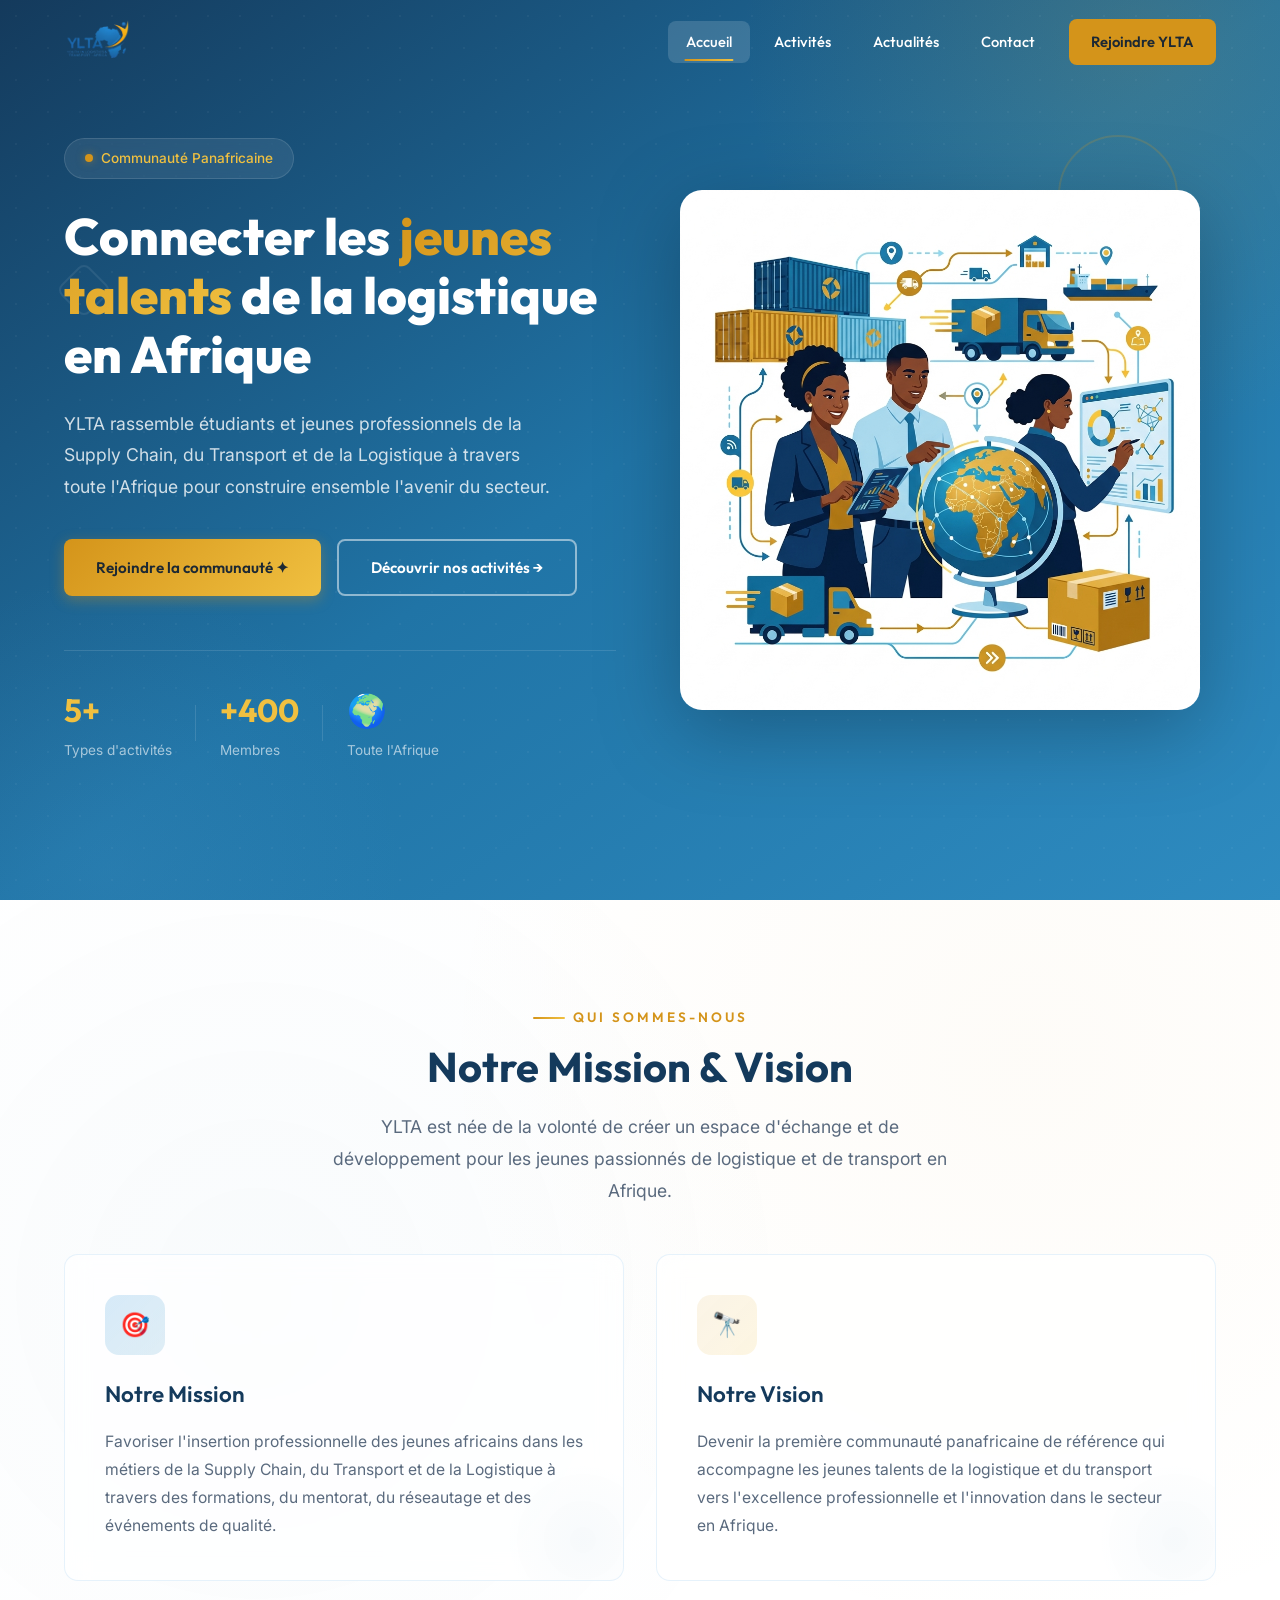
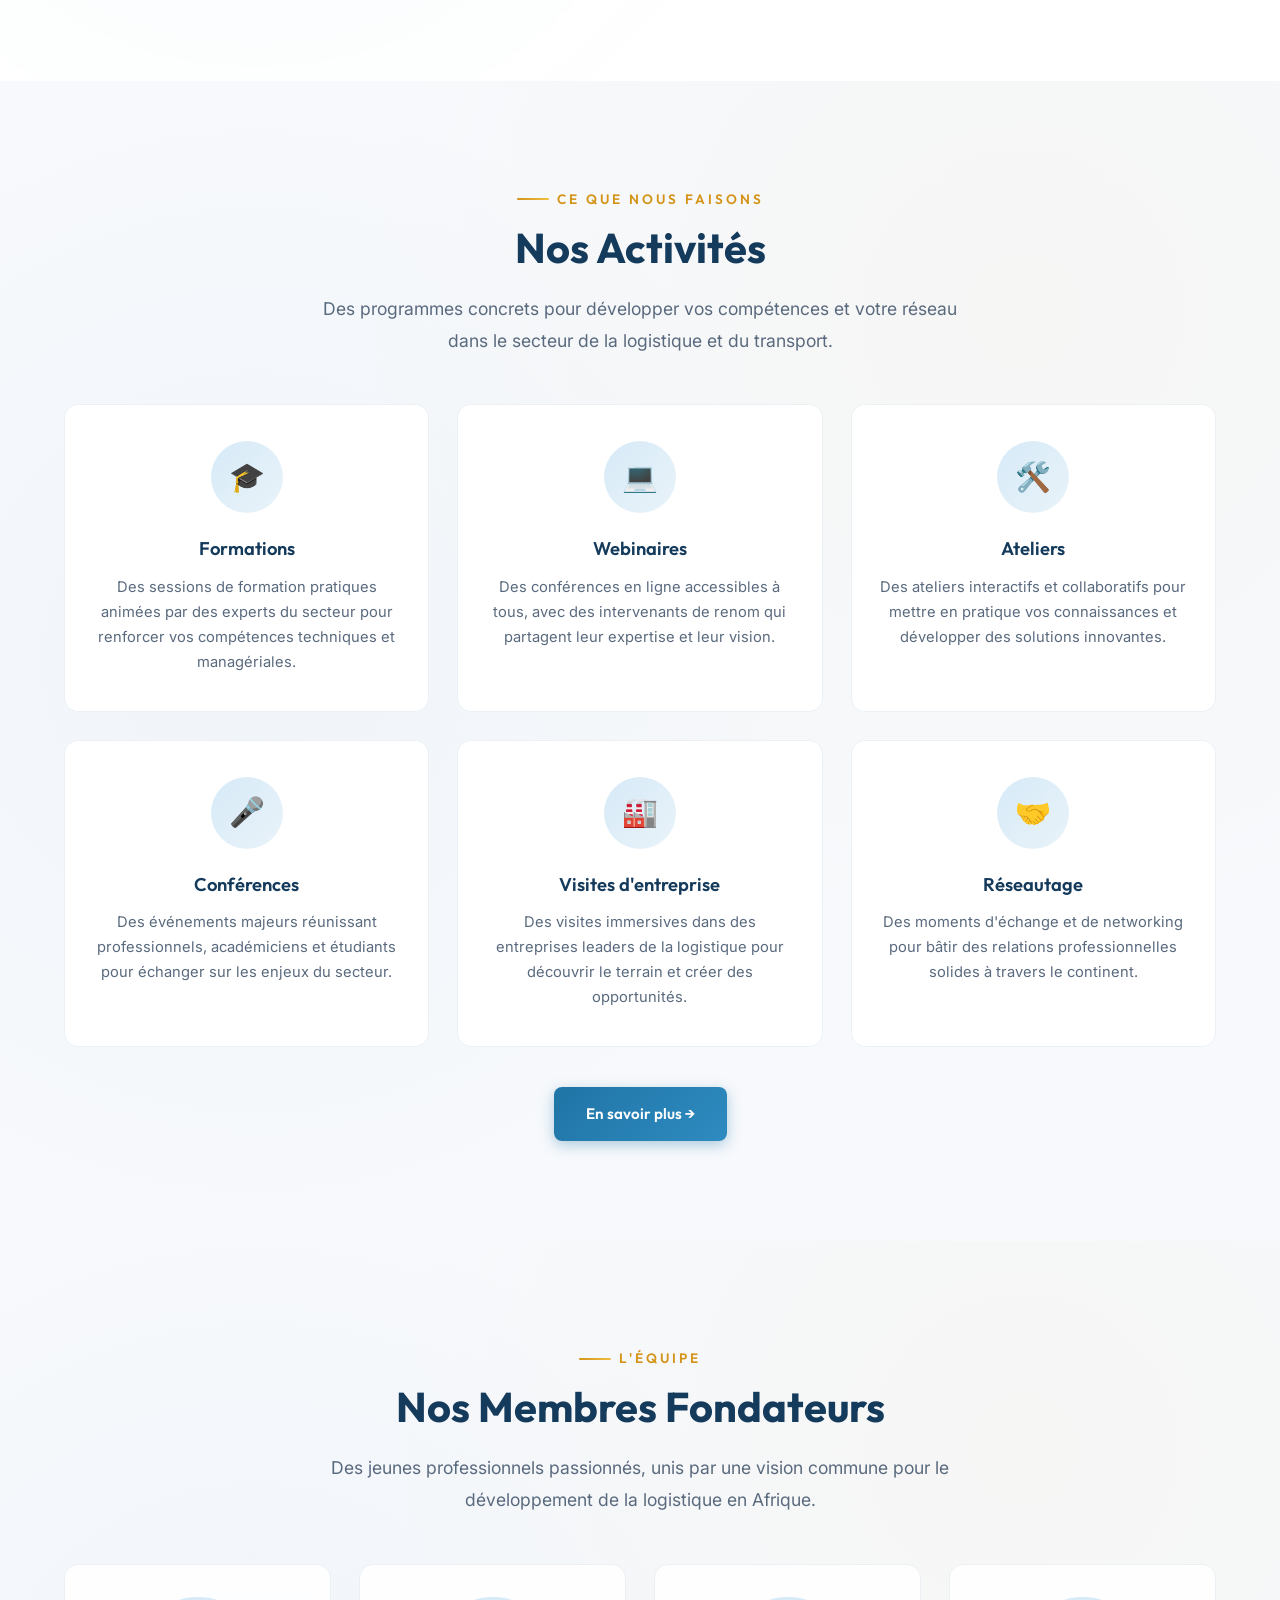
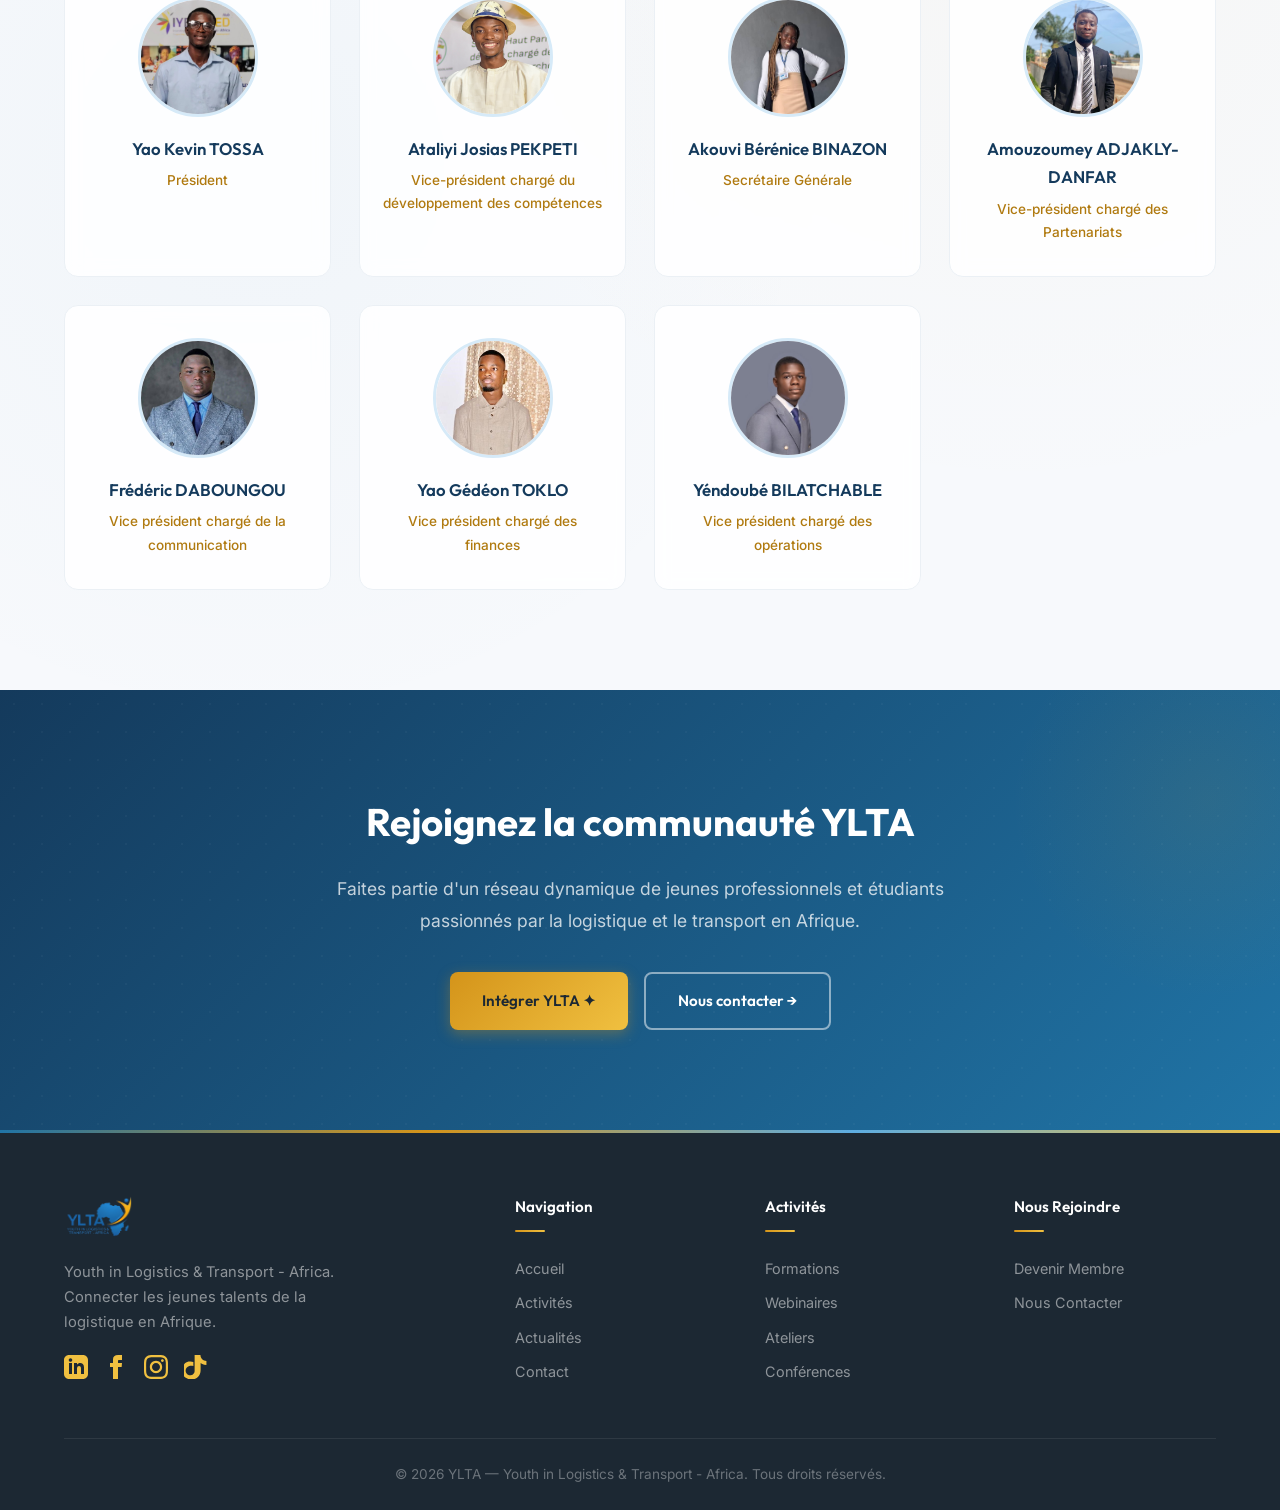
<file: index.html>
<!DOCTYPE html>
<html lang="fr">
<head>
  <meta charset="UTF-8">
  <meta name="viewport" content="width=device-width, initial-scale=1.0">
  <meta name="description" content="YLTA — Youth in Logistics and Transport - Africa. Communauté panafricaine dédiée à l'insertion professionnelle des jeunes dans la logistique et le transport en Afrique.">
  <meta property="og:title" content="YLTA — Youth in Logistics & Transport - Africa">
  <meta property="og:description" content="Communauté panafricaine dédiée à l'insertion professionnelle des jeunes dans la logistique et le transport en Afrique.">
  <meta property="og:image" content="https://www.ylta-africa.org/hero-illustration.png">
  <meta property="og:url" content="https://www.ylta-africa.org/">
  <meta name="twitter:card" content="summary_large_image">
  <title>YLTA — Youth in Logistics & Transport - Africa</title>
  <link rel="icon" href="logo.png" type="image/png">
  <link rel="stylesheet" href="css/style.css">
</head>
<body>
  <!-- ====== OVERLAY MOBILE ====== -->
  <div class="mobile-overlay" id="mobileOverlay"></div>

  <!-- ====== NAVIGATION ====== -->
  <nav class="navbar" id="navbar">
    <div class="container">
      <a href="index.html" class="navbar-logo">
        <img src="logo.png" alt="YLTA Logo">
      </a>
      <div class="navbar-links" id="navLinks">
        <a href="index.html" class="active">Accueil</a>
        <a href="activites.html">Activités</a>
        <a href="actualites.html">Actualités</a>
        <a href="contact.html">Contact</a>
        <a href="contact.html#rejoindre" class="btn-nav">Rejoindre YLTA</a>
      </div>
      <button class="hamburger" id="hamburger" aria-label="Menu">
        <span></span>
        <span></span>
        <span></span>
      </button>
    </div>
  </nav>

  <!-- ====== HERO ====== -->
  <section class="hero" id="hero">
    <div class="hero-pattern"></div>
    <!-- Decorative floating shapes -->
    <div class="hero-shape hero-shape-1"></div>
    <div class="hero-shape hero-shape-2"></div>
    <div class="hero-shape hero-shape-3"></div>
    <div class="container">
      <div class="hero-grid">
        <div class="hero-content">
          <div class="hero-badge">Communauté Panafricaine</div>
          <h1>Connecter les <span class="highlight">jeunes talents</span> de la logistique en Afrique</h1>
          <p>YLTA rassemble étudiants et jeunes professionnels de la Supply Chain, du Transport et de la Logistique à travers toute l'Afrique pour construire ensemble l'avenir du secteur.</p>
          <div class="hero-buttons">
            <a href="contact.html#rejoindre" class="btn btn-primary">Rejoindre la communauté ✦</a>
            <a href="activites.html" class="btn btn-outline">Découvrir nos activités →</a>
          </div>
          <div class="hero-stats">
            <div class="hero-stat">
              <h3>5+</h3>
              <p>Types d'activités</p>
            </div>
            <div class="hero-stat">
              <h3>+400</h3>
              <p>Membres </p>
            </div>
            <div class="hero-stat">
              <h3>🌍</h3>
              <p>Toute l'Afrique</p>
            </div>
          </div>
        </div>
        <div class="hero-illustration">
          <div class="hero-illustration-glow"></div>
          <img src="hero-illustration.png" alt="Illustration de jeunes professionnels africains dans la logistique et le transport">
        </div>
      </div>
    </div>
  </section>

  <!-- ====== MISSION & VISION ====== -->
  <section class="section" id="mission">
    <div class="container">
      <div class="text-center">
        <span class="section-label reveal">Qui sommes-nous</span>
        <h2 class="section-title reveal">Notre Mission &amp; Vision</h2>
        <p class="section-subtitle mx-auto reveal">YLTA est née de la volonté de créer un espace d'échange et de développement pour les jeunes passionnés de logistique et de transport en Afrique.</p>
      </div>
      <div class="mission-grid">
        <div class="mission-card reveal">
          <div class="icon">🎯</div>
          <h3>Notre Mission</h3>
          <p>Favoriser l'insertion professionnelle des jeunes africains dans les métiers de la Supply Chain, du Transport et de la Logistique à travers des formations, du mentorat, du réseautage et des événements de qualité.</p>
        </div>
        <div class="mission-card reveal">
          <div class="icon">🔭</div>
          <h3>Notre Vision</h3>
          <p>Devenir la première communauté panafricaine de référence qui accompagne les jeunes talents de la logistique et du transport vers l'excellence professionnelle et l'innovation dans le secteur en Afrique.</p>
        </div>
      </div>
    </div>
  </section>

  <!-- ====== ACTIVITÉS (aperçu) ====== -->
  <section class="section" id="activites-preview" style="background: var(--gray-50);">
    <div class="container">
      <div class="text-center">
        <span class="section-label reveal">Ce que nous faisons</span>
        <h2 class="section-title reveal">Nos Activités</h2>
        <p class="section-subtitle mx-auto reveal">Des programmes concrets pour développer vos compétences et votre réseau dans le secteur de la logistique et du transport.</p>
      </div>
      <div class="activities-grid">
        <div class="activity-card reveal">
          <div class="activity-icon">🎓</div>
          <h3>Formations</h3>
          <p>Des sessions de formation pratiques animées par des experts du secteur pour renforcer vos compétences techniques et managériales.</p>
        </div>
        <div class="activity-card reveal">
          <div class="activity-icon">💻</div>
          <h3>Webinaires</h3>
          <p>Des conférences en ligne accessibles à tous, avec des intervenants de renom qui partagent leur expertise et leur vision.</p>
        </div>
        <div class="activity-card reveal">
          <div class="activity-icon">🛠️</div>
          <h3>Ateliers</h3>
          <p>Des ateliers interactifs et collaboratifs pour mettre en pratique vos connaissances et développer des solutions innovantes.</p>
        </div>
        <div class="activity-card reveal">
          <div class="activity-icon">🎤</div>
          <h3>Conférences</h3>
          <p>Des événements majeurs réunissant professionnels, académiciens et étudiants pour échanger sur les enjeux du secteur.</p>
        </div>
        <div class="activity-card reveal">
          <div class="activity-icon">🏭</div>
          <h3>Visites d'entreprise</h3>
          <p>Des visites immersives dans des entreprises leaders de la logistique pour découvrir le terrain et créer des opportunités.</p>
        </div>
        <div class="activity-card reveal">
          <div class="activity-icon">🤝</div>
          <h3>Réseautage</h3>
          <p>Des moments d'échange et de networking pour bâtir des relations professionnelles solides à travers le continent.</p>
        </div>
      </div>
      <div class="text-center" style="margin-top: 40px;">
        <a href="activites.html" class="btn btn-blue reveal">En savoir plus →</a>
      </div>
    </div>
  </section>

  <!-- ====== ÉQUIPE FONDATRICE ====== -->
  <section class="section team-section" id="equipe">
    <div class="container">
      <div class="text-center">
        <span class="section-label reveal">L'équipe</span>
        <h2 class="section-title reveal">Nos Membres Fondateurs</h2>
        <p class="section-subtitle mx-auto reveal">Des jeunes professionnels passionnés, unis par une vision commune pour le développement de la logistique en Afrique.</p>
      </div>
      <div class="team-grid">

        <div class="team-card reveal">
          <img class="avatar" src="Yao Kevin TOSSA.jpeg" alt="Yao Kevin TOSSA">
          <h4>Yao Kevin TOSSA</h4>
          <p class="role">Président</p>
        </div>

        <div class="team-card reveal">
          <img class="avatar" src="Ataliyi Josias PEKPETI.PNG" alt="Ataliyi Josias PEKPETI">
          <h4>Ataliyi Josias PEKPETI</h4>
          <p class="role">Vice-président chargé du développement des compétences</p>
        </div>

        <div class="team-card reveal">
          <img class="avatar" src="Akouvi Bérénice BINAZON.jpeg" alt="Akouvi Bérénice BINAZON">
          <h4>Akouvi Bérénice BINAZON</h4>
          <p class="role">Secrétaire Générale</p>
        </div>

        <div class="team-card reveal">
          <img class="avatar" src="Amouzoumey ADJAKLY-DANFAR.jpeg" alt="Amouzoumey ADJAKLY-DANFAR">
          <h4>Amouzoumey ADJAKLY-DANFAR</h4>
          <p class="role">Vice-président chargé des Partenariats</p>
        </div>

        <div class="team-card reveal stagger-5">
          <img class="avatar" src="Frederic DABOUNGOU.jpeg" alt="Frédéric DABOUNGOU">
          <h4>Frédéric DABOUNGOU</h4>
          <p class="role">Vice président chargé de la communication</p>
        </div>

        <div class="team-card reveal">
          <img class="avatar" src="Gedeon TOKLO.jpeg" alt="Yao Gédéon TOKLO">
          <h4>Yao Gédéon TOKLO</h4>
          <p class="role">Vice président chargé des finances</p>
        </div>

        <div class="team-card reveal">
          <img class="avatar" src="Yéndoubé BILATCHABLE.jpeg" alt="Yéndoubé BILATCHABLE">
          <h4>Yéndoubé BILATCHABLE</h4>
          <p class="role">Vice président chargé des opérations</p>
        </div>

      </div>
    </div>
  </section>

  <!-- ====== REJOINDRE CTA ====== -->
  <section class="section join-section" id="cta">
    <div class="container">
      <div class="join-content reveal">
        <h2>Rejoignez la communauté YLTA</h2>
        <p>Faites partie d'un réseau dynamique de jeunes professionnels et étudiants passionnés par la logistique et le transport en Afrique.</p>
        <div class="hero-buttons" style="justify-content: center;">
          <a href="contact.html#rejoindre" class="btn btn-primary">Intégrer YLTA ✦</a>
          <a href="contact.html" class="btn btn-outline">Nous contacter →</a>
        </div>
      </div>
    </div>
  </section>

  <!-- ====== FOOTER ====== -->
  <footer class="footer">
    <div class="container">
      <div class="footer-grid">
        <div class="footer-brand">
          <img src="logo.png" alt="YLTA Logo">
          <p>Youth in Logistics &amp; Transport - Africa. Connecter les jeunes talents de la logistique en Afrique.</p>
          <div class="social-links" style="display: flex; gap: 16px; margin-top: 20px;">
            <a href="https://www.linkedin.com/company/youth-in-logistics-and-transport-africa-ylta/" target="_blank" style="color: var(--gold-light); display: inline-flex;" aria-label="LinkedIn">
              <svg width="24" height="24" viewBox="0 0 24 24" fill="currentColor"><path d="M19 0h-14c-2.761 0-5 2.239-5 5v14c0 2.761 2.239 5 5 5h14c2.762 0 5-2.239 5-5v-14c0-2.761-2.238-5-5-5zm-11 19h-3v-11h3v11zm-1.5-12.268c-.966 0-1.75-.79-1.75-1.764s.784-1.764 1.75-1.764 1.75.79 1.75 1.764-.783 1.764-1.75 1.764zm13.5 12.268h-3v-5.604c0-3.368-4-3.113-4 0v5.604h-3v-11h3v1.765c1.396-2.586 7-2.777 7 2.476v6.759z"/></svg>
            </a>
            <a href="https://www.facebook.com/share/19H7D6fsxM/?mibextid=wwXIfr" target="_blank" style="color: var(--gold-light); display: inline-flex;" aria-label="Facebook">
              <svg width="24" height="24" viewBox="0 0 24 24" fill="currentColor"><path d="M9 8h-3v4h3v12h5v-12h3.642l.358-4h-4v-1.667c0-.955.192-1.333 1.115-1.333h2.885v-5h-3.808c-3.596 0-5.192 1.583-5.192 4.615v3.385z"/></svg>
            </a>
            <a href="https://www.instagram.com/yltafrica?utm_source=ig_web_button_share_sheet&igsh=ZDNlZDc0MzIxNw==" target="_blank" style="color: var(--gold-light); display: inline-flex;" aria-label="Instagram">
              <svg width="24" height="24" viewBox="0 0 24 24" fill="currentColor"><path d="M12 2.163c3.204 0 3.584.012 4.85.07 3.252.148 4.771 1.691 4.919 4.919.058 1.265.069 1.645.069 4.849 0 3.205-.012 3.584-.069 4.849-.149 3.225-1.664 4.771-4.919 4.919-1.266.058-1.644.07-4.85.07-3.204 0-3.584-.012-4.849-.07-3.26-.149-4.771-1.699-4.919-4.92-.058-1.265-.07-1.644-.07-4.849 0-3.204.013-3.583.07-4.849.149-3.227 1.664-4.771 4.919-4.919 1.266-.057 1.645-.069 4.849-.069zm0-2.163c-3.259 0-3.667.014-4.947.072-4.358.2-6.78 2.618-6.98 6.98-.059 1.281-.073 1.689-.073 4.948 0 3.259.014 3.668.072 4.948.2 4.358 2.618 6.78 6.98 6.98 1.281.058 1.689.072 4.948.072 3.259 0 3.668-.014 4.948-.072 4.354-.2 6.782-2.618 6.979-6.98.059-1.28.073-1.689.073-4.948 0-3.259-.014-3.667-.072-4.947-.196-4.354-2.617-6.78-6.979-6.98-1.281-.059-1.69-.073-4.949-.073zm0 5.838c-3.403 0-6.162 2.759-6.162 6.162s2.759 6.163 6.162 6.163 6.162-2.759 6.162-6.163c0-3.403-2.759-6.162-6.162-6.162zm0 10.162c-2.209 0-4-1.79-4-4 0-2.209 1.791-4 4-4s4 1.791 4 4c0 2.21-1.791 4-4 4zm6.406-11.845c-.796 0-1.441.645-1.441 1.44s.645 1.44 1.441 1.44c.795 0 1.439-.645 1.439-1.44s-.644-1.44-1.439-1.44z"/></svg>
            </a>
            <a href="https://www.tiktok.com/@yltafrica?_r=1&_t=ZN-98XBo4gWsXW" target="_blank" style="color: var(--gold-light); display: inline-flex;" aria-label="TikTok">
              <svg width="24" height="24" viewBox="0 0 24 24" fill="currentColor"><path d="M12.525.02c1.31-.02 2.61-.01 3.91-.02.08 1.53.63 3.09 1.75 4.17 1.12 1.11 2.7 1.62 4.24 1.79v4.03c-1.44-.05-2.89-.35-4.2-.97-.57-.26-1.1-.59-1.62-.93v7.2c0 1.91-.56 3.8-1.62 5.37-1.43 2.13-3.8 3.52-6.4 3.73-2.58.21-5.18-.32-7.25-1.85-1.92-1.41-3.13-3.56-3.42-5.91-.25-2.02.15-4.14 1.15-5.9 1.17-2.05 3.2-3.6 5.48-4.12 1.6-.36 3.3-.23 4.8.35v4.14c-1.3-.44-2.8-.46-4.05-.12-1.07.29-2.03.95-2.67 1.83-.8.95-1.13 2.2-.97 3.43.19 1.51 1.05 2.82 2.33 3.53 1.1.6 2.45.72 3.65.34 1.27-.4 2.28-1.3 2.7-2.54.2-.57.28-1.18.28-1.79v-14.8c.02-.32.02-.63.02-.95z"/></svg>
            </a>
          </div>
        </div>
        <div class="footer-col">
          <h4>Navigation</h4>
          <a href="index.html">Accueil</a>
          <a href="activites.html">Activités</a>
          <a href="actualites.html">Actualités</a>
          <a href="contact.html">Contact</a>
        </div>
        <div class="footer-col">
          <h4>Activités</h4>
          <a href="activites.html">Formations</a>
          <a href="activites.html">Webinaires</a>
          <a href="activites.html">Ateliers</a>
          <a href="activites.html">Conférences</a>
        </div>
        <div class="footer-col">
          <h4>Nous Rejoindre</h4>
          <a href="contact.html#rejoindre">Devenir Membre</a>
          <a href="contact.html">Nous Contacter</a>
        </div>
      </div>
      <div class="footer-bottom">
        <p>&copy; 2026 YLTA — Youth in Logistics &amp; Transport - Africa. Tous droits réservés.</p>
      </div>
    </div>
  </footer>

  <script src="js/main.js"></script>
</body>
</html>
</file>
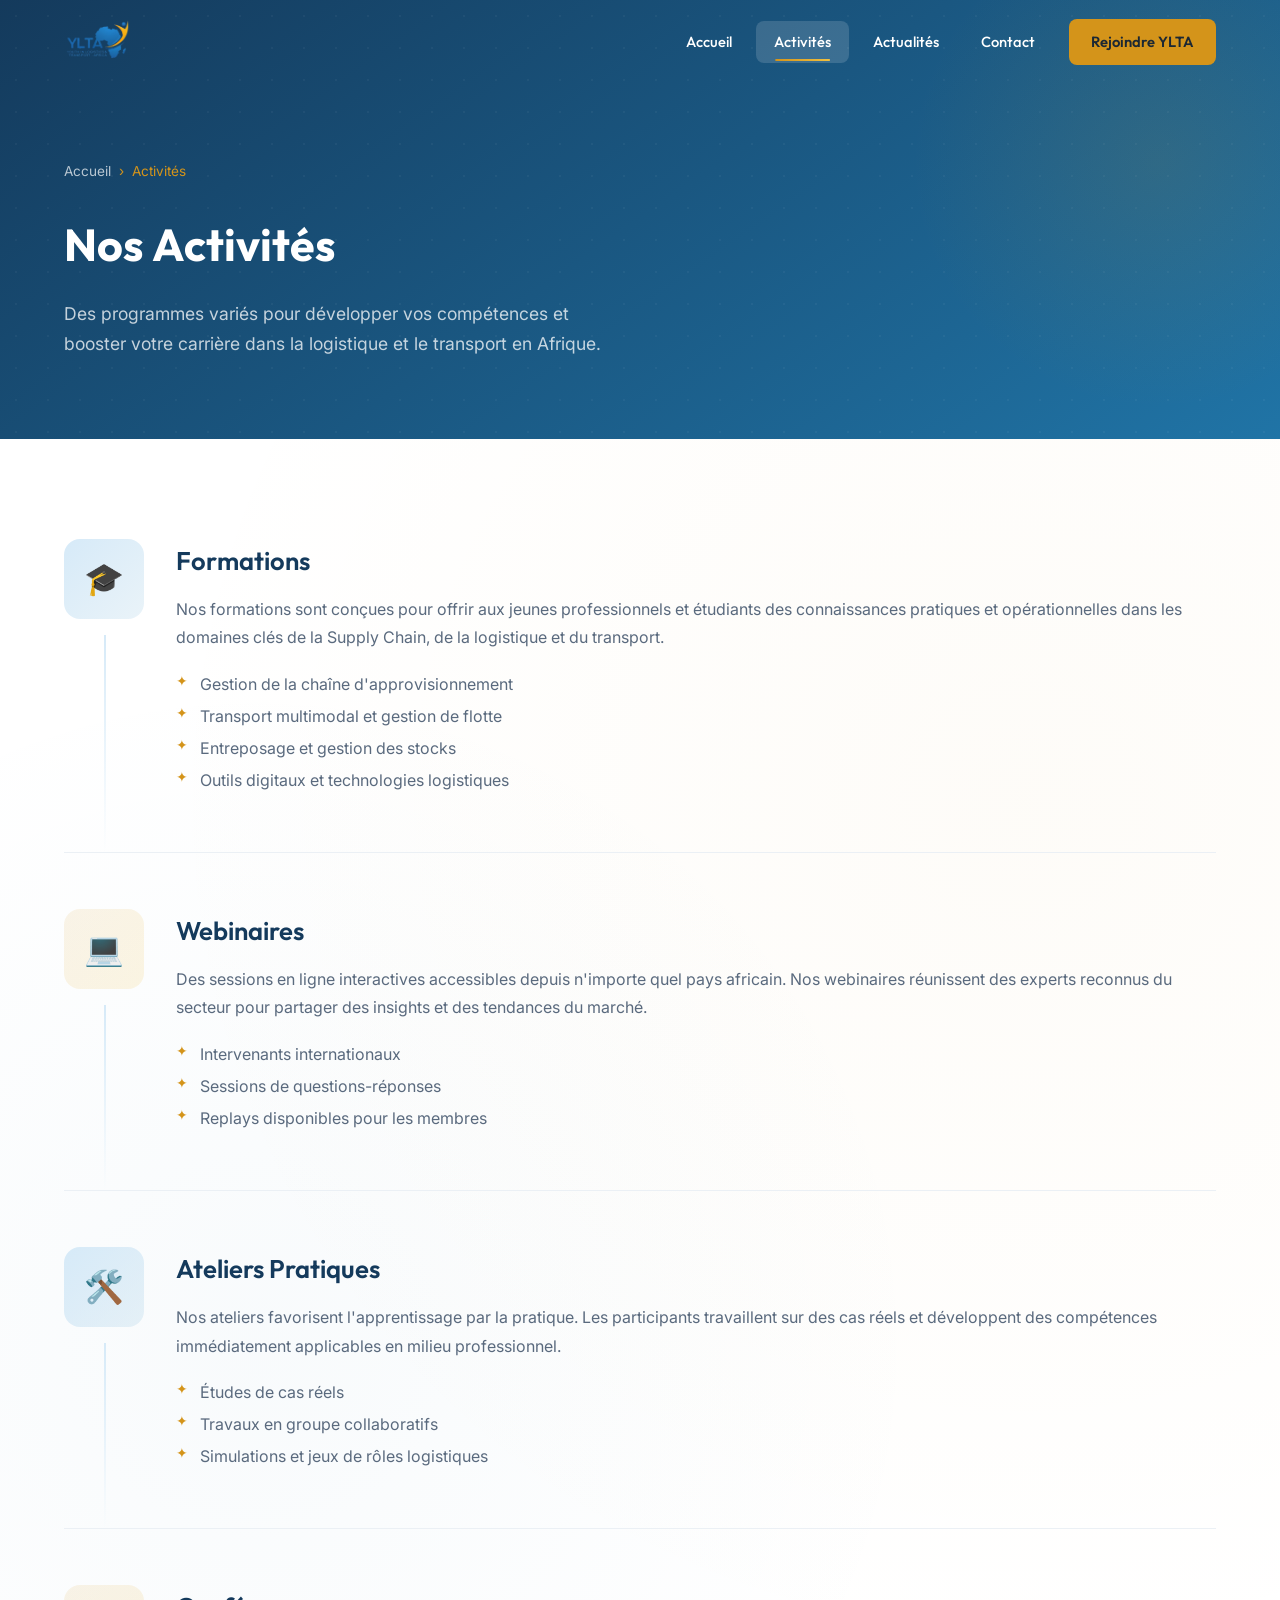
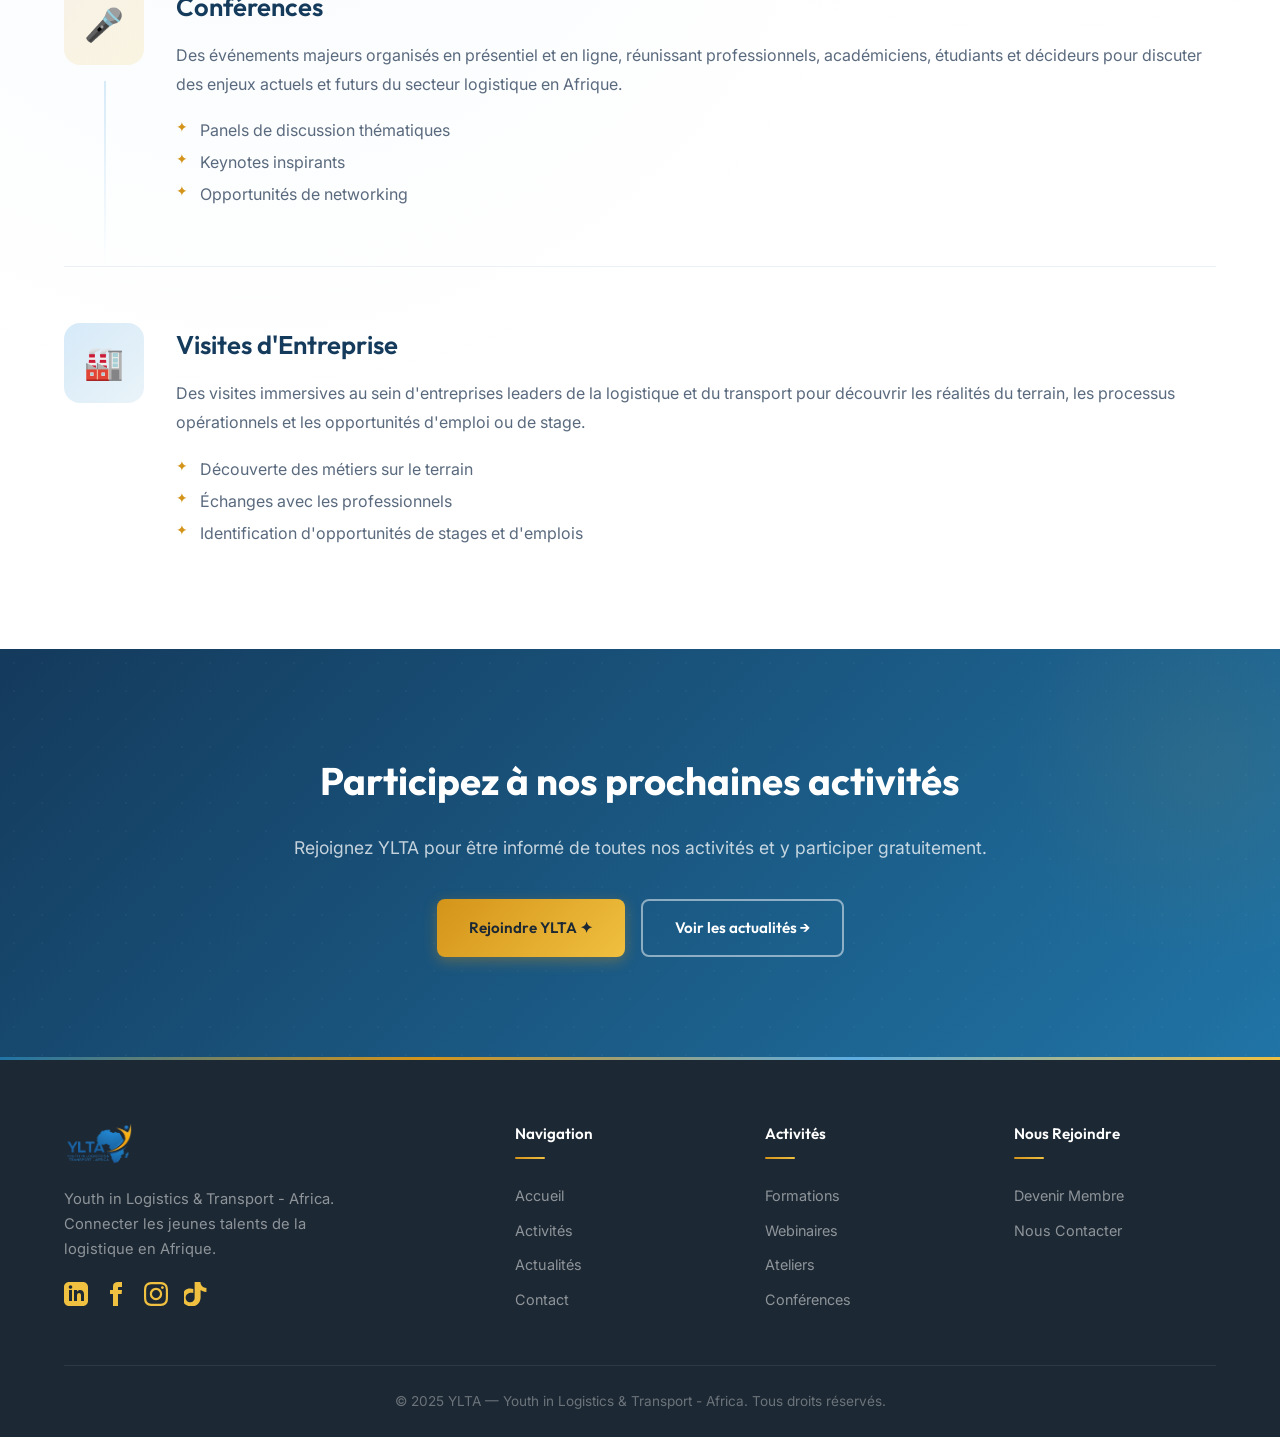
<file: activites.html>
<!DOCTYPE html>
<html lang="fr">
<head>
  <meta charset="UTF-8">
  <meta name="viewport" content="width=device-width, initial-scale=1.0">
  <meta name="description" content="Découvrez les activités de YLTA : formations, webinaires, ateliers, conférences et visites d'entreprise pour les jeunes de la logistique en Afrique.">
  <meta property="og:title" content="Activités — YLTA">
  <meta property="og:description" content="Découvrez les activités de YLTA : formations, webinaires, ateliers, conférences et visites d'entreprise pour les jeunes de la logistique en Afrique.">
  <meta property="og:image" content="https://www.ylta-africa.org/hero-illustration.png">
  <meta property="og:url" content="https://www.ylta-africa.org/activites.html">
  <meta name="twitter:card" content="summary_large_image">
  <title>Activités — YLTA</title>
  <link rel="icon" href="logo.png" type="image/png">
  <link rel="stylesheet" href="css/style.css">
</head>
<body>

  <!-- Overlay mobile -->
  <div class="mobile-overlay" id="mobileOverlay"></div>

  <!-- Navigation -->
  <nav class="navbar scrolled" id="navbar">
    <div class="container">
      <a href="index.html" class="navbar-logo">
        <img src="logo.png" alt="YLTA Logo">
      </a>
      <div class="navbar-links" id="navLinks">
        <a href="index.html">Accueil</a>
        <a href="activites.html" class="active">Activités</a>
        <a href="actualites.html">Actualités</a>
        <a href="contact.html">Contact</a>
        <a href="contact.html#rejoindre" class="btn-nav">Rejoindre YLTA</a>
      </div>
      <button class="hamburger" id="hamburger" aria-label="Menu">
        <span></span><span></span><span></span>
      </button>
    </div>
  </nav>

  <!-- Page Hero -->
  <section class="page-hero">
    <div class="container">
      <div class="breadcrumb">
        <a href="index.html">Accueil</a>
        <span>›</span>
        <span>Activités</span>
      </div>
      <h1>Nos Activités</h1>
      <p>Des programmes variés pour développer vos compétences et booster votre carrière dans la logistique et le transport en Afrique.</p>
    </div>
  </section>

  <!-- Activités Détaillées -->
  <section class="section">
    <div class="container">

      <!-- Formations -->
      <div class="activity-detail reveal">
        <div class="activity-icon blue">🎓</div>
        <div>
          <h2>Formations</h2>
          <p>Nos formations sont conçues pour offrir aux jeunes professionnels et étudiants des connaissances pratiques et opérationnelles dans les domaines clés de la Supply Chain, de la logistique et du transport.</p>
          <ul>
            <li>Gestion de la chaîne d'approvisionnement</li>
            <li>Transport multimodal et gestion de flotte</li>
            <li>Entreposage et gestion des stocks</li>
            <li>Outils digitaux et technologies logistiques</li>
          </ul>
        </div>
      </div>

      <!-- Webinaires -->
      <div class="activity-detail reveal">
        <div class="activity-icon gold">💻</div>
        <div>
          <h2>Webinaires</h2>
          <p>Des sessions en ligne interactives accessibles depuis n'importe quel pays africain. Nos webinaires réunissent des experts reconnus du secteur pour partager des insights et des tendances du marché.</p>
          <ul>
            <li>Intervenants internationaux</li>
            <li>Sessions de questions-réponses</li>
            <li>Replays disponibles pour les membres</li>
          </ul>
        </div>
      </div>

      <!-- Ateliers -->
      <div class="activity-detail reveal">
        <div class="activity-icon blue">🛠️</div>
        <div>
          <h2>Ateliers Pratiques</h2>
          <p>Nos ateliers favorisent l'apprentissage par la pratique. Les participants travaillent sur des cas réels et développent des compétences immédiatement applicables en milieu professionnel.</p>
          <ul>
            <li>Études de cas réels</li>
            <li>Travaux en groupe collaboratifs</li>
            <li>Simulations et jeux de rôles logistiques</li>
          </ul>
        </div>
      </div>

      <!-- Conférences -->
      <div class="activity-detail reveal">
        <div class="activity-icon gold">🎤</div>
        <div>
          <h2>Conférences</h2>
          <p>Des événements majeurs organisés en présentiel et en ligne, réunissant professionnels, académiciens, étudiants et décideurs pour discuter des enjeux actuels et futurs du secteur logistique en Afrique.</p>
          <ul>
            <li>Panels de discussion thématiques</li>
            <li>Keynotes inspirants</li>
            <li>Opportunités de networking</li>
          </ul>
        </div>
      </div>

      <!-- Visites d'entreprise -->
      <div class="activity-detail reveal">
        <div class="activity-icon blue">🏭</div>
        <div>
          <h2>Visites d'Entreprise</h2>
          <p>Des visites immersives au sein d'entreprises leaders de la logistique et du transport pour découvrir les réalités du terrain, les processus opérationnels et les opportunités d'emploi ou de stage.</p>
          <ul>
            <li>Découverte des métiers sur le terrain</li>
            <li>Échanges avec les professionnels</li>
            <li>Identification d'opportunités de stages et d'emplois</li>
          </ul>
        </div>
      </div>

    </div>
  </section>

  <!-- CTA -->
  <section class="section join-section">
    <div class="container">
      <div class="join-content reveal">
        <h2>Participez à nos prochaines activités</h2>
        <p>Rejoignez YLTA pour être informé de toutes nos activités et y participer gratuitement.</p>
        <div class="hero-buttons" style="justify-content: center;">
          <a href="contact.html#rejoindre" class="btn btn-primary">Rejoindre YLTA ✦</a>
          <a href="actualites.html" class="btn btn-outline">Voir les actualités →</a>
        </div>
      </div>
    </div>
  </section>

  <!-- Footer -->
  <footer class="footer">
    <div class="container">
      <div class="footer-grid">
        <div class="footer-brand">
          <img src="logo.png" alt="YLTA Logo">
          <p>Youth in Logistics &amp; Transport - Africa. Connecter les jeunes talents de la logistique en Afrique.</p>
          <div class="social-links" style="display: flex; gap: 16px; margin-top: 20px;">
            <a href="https://www.linkedin.com/company/youth-in-logistics-and-transport-africa-ylta/" target="_blank" style="color: var(--gold-light); display: inline-flex;" aria-label="LinkedIn">
              <svg width="24" height="24" viewBox="0 0 24 24" fill="currentColor"><path d="M19 0h-14c-2.761 0-5 2.239-5 5v14c0 2.761 2.239 5 5 5h14c2.762 0 5-2.239 5-5v-14c0-2.761-2.238-5-5-5zm-11 19h-3v-11h3v11zm-1.5-12.268c-.966 0-1.75-.79-1.75-1.764s.784-1.764 1.75-1.764 1.75.79 1.75 1.764-.783 1.764-1.75 1.764zm13.5 12.268h-3v-5.604c0-3.368-4-3.113-4 0v5.604h-3v-11h3v1.765c1.396-2.586 7-2.777 7 2.476v6.759z"/></svg>
            </a>
            <a href="https://www.facebook.com/share/19H7D6fsxM/?mibextid=wwXIfr" target="_blank" style="color: var(--gold-light); display: inline-flex;" aria-label="Facebook">
              <svg width="24" height="24" viewBox="0 0 24 24" fill="currentColor"><path d="M9 8h-3v4h3v12h5v-12h3.642l.358-4h-4v-1.667c0-.955.192-1.333 1.115-1.333h2.885v-5h-3.808c-3.596 0-5.192 1.583-5.192 4.615v3.385z"/></svg>
            </a>
            <a href="https://www.instagram.com/yltafrica?utm_source=ig_web_button_share_sheet&igsh=ZDNlZDc0MzIxNw==" target="_blank" style="color: var(--gold-light); display: inline-flex;" aria-label="Instagram">
              <svg width="24" height="24" viewBox="0 0 24 24" fill="currentColor"><path d="M12 2.163c3.204 0 3.584.012 4.85.07 3.252.148 4.771 1.691 4.919 4.919.058 1.265.069 1.645.069 4.849 0 3.205-.012 3.584-.069 4.849-.149 3.225-1.664 4.771-4.919 4.919-1.266.058-1.644.07-4.85.07-3.204 0-3.584-.012-4.849-.07-3.26-.149-4.771-1.699-4.919-4.92-.058-1.265-.07-1.644-.07-4.849 0-3.204.013-3.583.07-4.849.149-3.227 1.664-4.771 4.919-4.919 1.266-.057 1.645-.069 4.849-.069zm0-2.163c-3.259 0-3.667.014-4.947.072-4.358.2-6.78 2.618-6.98 6.98-.059 1.281-.073 1.689-.073 4.948 0 3.259.014 3.668.072 4.948.2 4.358 2.618 6.78 6.98 6.98 1.281.058 1.689.072 4.948.072 3.259 0 3.668-.014 4.948-.072 4.354-.2 6.782-2.618 6.979-6.98.059-1.28.073-1.689.073-4.948 0-3.259-.014-3.667-.072-4.947-.196-4.354-2.617-6.78-6.979-6.98-1.281-.059-1.69-.073-4.949-.073zm0 5.838c-3.403 0-6.162 2.759-6.162 6.162s2.759 6.163 6.162 6.163 6.162-2.759 6.162-6.163c0-3.403-2.759-6.162-6.162-6.162zm0 10.162c-2.209 0-4-1.79-4-4 0-2.209 1.791-4 4-4s4 1.791 4 4c0 2.21-1.791 4-4 4zm6.406-11.845c-.796 0-1.441.645-1.441 1.44s.645 1.44 1.441 1.44c.795 0 1.439-.645 1.439-1.44s-.644-1.44-1.439-1.44z"/></svg>
            </a>
            <a href="https://www.tiktok.com/@yltafrica?_r=1&_t=ZN-98XBo4gWsXW" target="_blank" style="color: var(--gold-light); display: inline-flex;" aria-label="TikTok">
              <svg width="24" height="24" viewBox="0 0 24 24" fill="currentColor"><path d="M12.525.02c1.31-.02 2.61-.01 3.91-.02.08 1.53.63 3.09 1.75 4.17 1.12 1.11 2.7 1.62 4.24 1.79v4.03c-1.44-.05-2.89-.35-4.2-.97-.57-.26-1.1-.59-1.62-.93v7.2c0 1.91-.56 3.8-1.62 5.37-1.43 2.13-3.8 3.52-6.4 3.73-2.58.21-5.18-.32-7.25-1.85-1.92-1.41-3.13-3.56-3.42-5.91-.25-2.02.15-4.14 1.15-5.9 1.17-2.05 3.2-3.6 5.48-4.12 1.6-.36 3.3-.23 4.8.35v4.14c-1.3-.44-2.8-.46-4.05-.12-1.07.29-2.03.95-2.67 1.83-.8.95-1.13 2.2-.97 3.43.19 1.51 1.05 2.82 2.33 3.53 1.1.6 2.45.72 3.65.34 1.27-.4 2.28-1.3 2.7-2.54.2-.57.28-1.18.28-1.79v-14.8c.02-.32.02-.63.02-.95z"/></svg>
            </a>
          </div>
        </div>
        <div class="footer-col">
          <h4>Navigation</h4>
          <a href="index.html">Accueil</a>
          <a href="activites.html">Activités</a>
          <a href="actualites.html">Actualités</a>
          <a href="contact.html">Contact</a>
        </div>
        <div class="footer-col">
          <h4>Activités</h4>
          <a href="#">Formations</a>
          <a href="#">Webinaires</a>
          <a href="#">Ateliers</a>
          <a href="#">Conférences</a>
        </div>
        <div class="footer-col">
          <h4>Nous Rejoindre</h4>
          <a href="contact.html#rejoindre">Devenir Membre</a>
          <a href="contact.html">Nous Contacter</a>
        </div>
      </div>
      <div class="footer-bottom">
        <p>&copy; 2025 YLTA — Youth in Logistics &amp; Transport - Africa. Tous droits réservés.</p>
      </div>
    </div>
  </footer>

  <script src="js/main.js"></script>
</body>
</html>
</file>
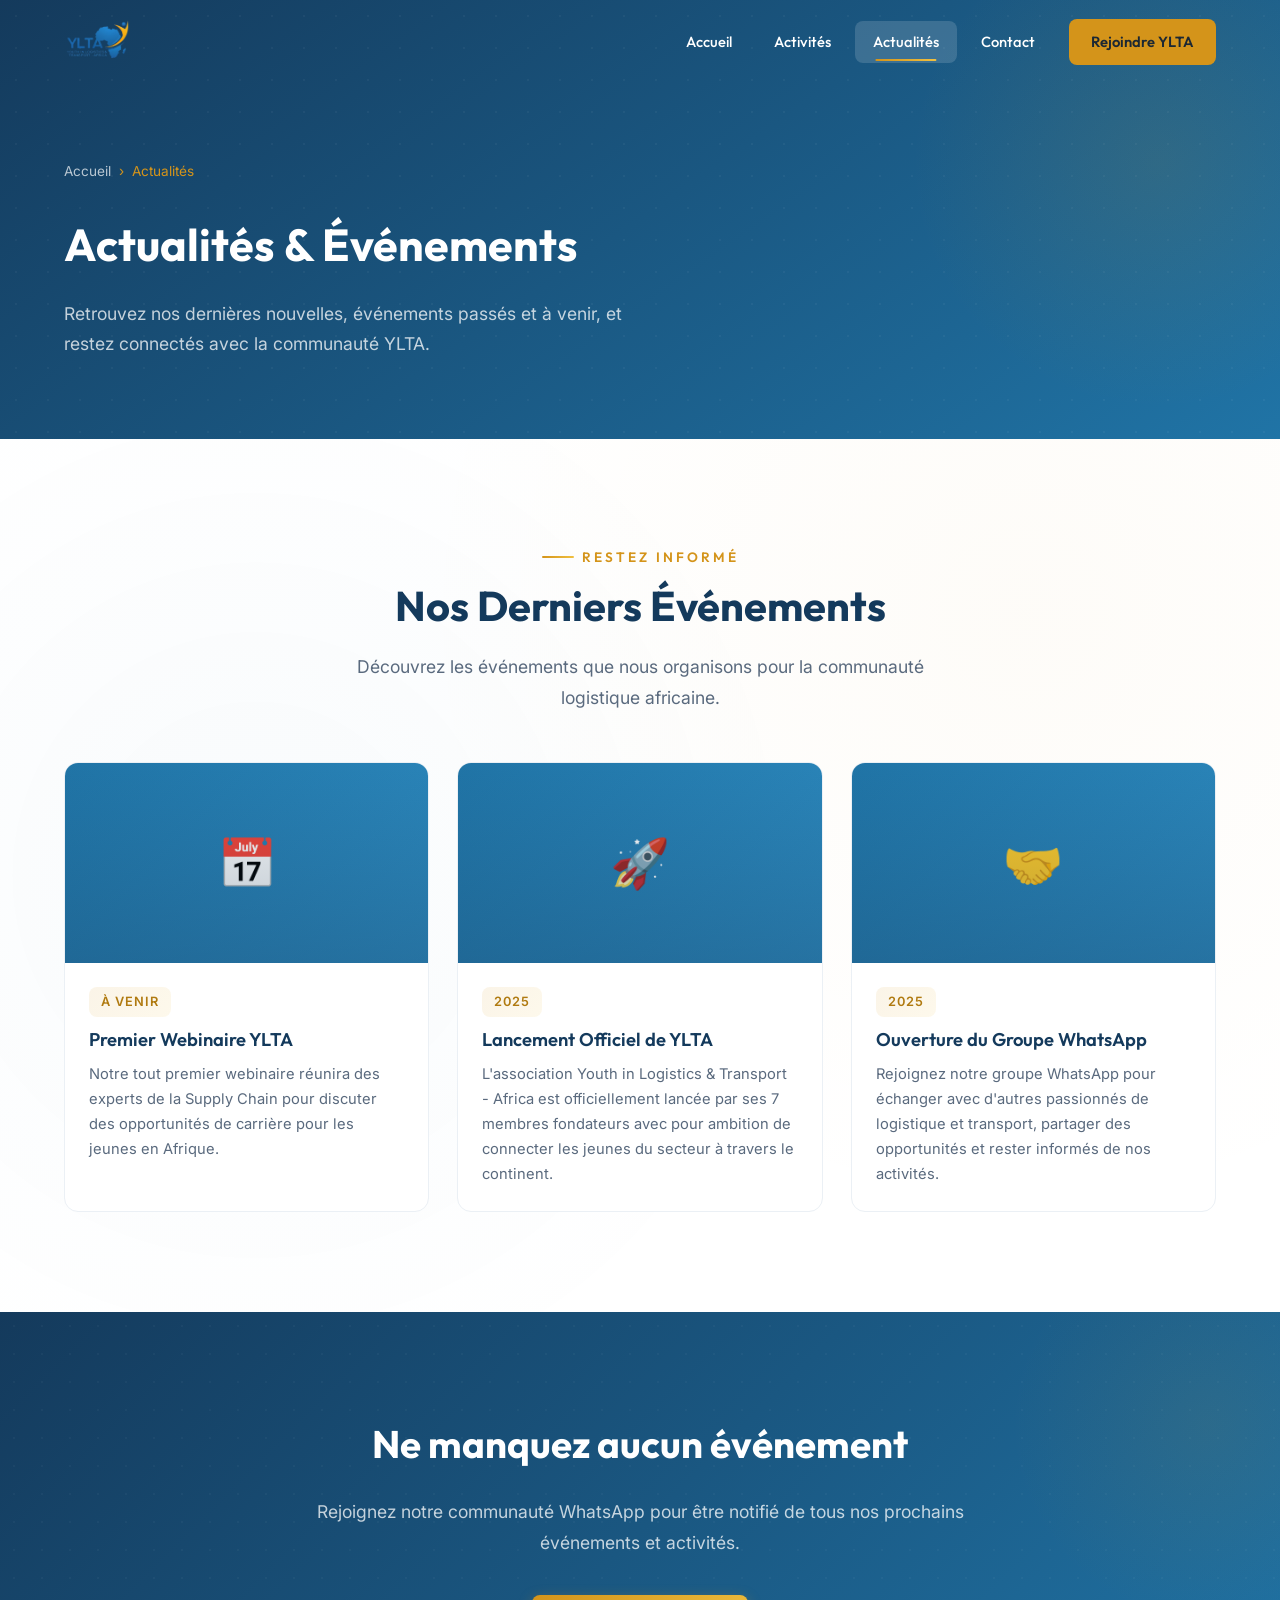
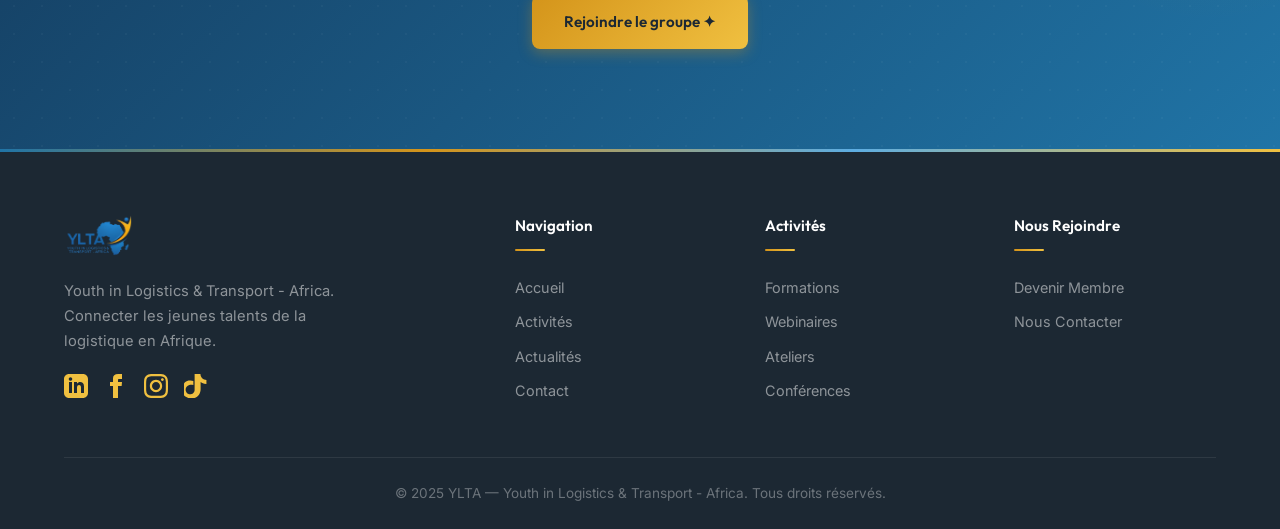
<file: actualites.html>
<!DOCTYPE html>
<html lang="fr">
<head>
  <meta charset="UTF-8">
  <meta name="viewport" content="width=device-width, initial-scale=1.0">
  <meta name="description" content="Suivez les dernières actualités et événements de YLTA — Youth in Logistics and Transport - Africa.">
  <meta property="og:title" content="Actualités — YLTA">
  <meta property="og:description" content="Suivez les dernières actualités et événements de YLTA — Youth in Logistics and Transport - Africa.">
  <meta property="og:image" content="https://www.ylta-africa.org/hero-illustration.png">
  <meta property="og:url" content="https://www.ylta-africa.org/actualites.html">
  <meta name="twitter:card" content="summary_large_image">
  <title>Actualités — YLTA</title>
  <link rel="icon" href="logo.png" type="image/png">
  <link rel="stylesheet" href="css/style.css">
</head>
<body>

  <!-- Overlay mobile -->
  <div class="mobile-overlay" id="mobileOverlay"></div>

  <!-- Navigation -->
  <nav class="navbar scrolled" id="navbar">
    <div class="container">
      <a href="index.html" class="navbar-logo">
        <img src="logo.png" alt="YLTA Logo">
      </a>
      <div class="navbar-links" id="navLinks">
        <a href="index.html">Accueil</a>
        <a href="activites.html">Activités</a>
        <a href="actualites.html" class="active">Actualités</a>
        <a href="contact.html">Contact</a>
        <a href="contact.html#rejoindre" class="btn-nav">Rejoindre YLTA</a>
      </div>
      <button class="hamburger" id="hamburger" aria-label="Menu">
        <span></span><span></span><span></span>
      </button>
    </div>
  </nav>

  <!-- Page Hero -->
  <section class="page-hero">
    <div class="container">
      <div class="breadcrumb">
        <a href="index.html">Accueil</a>
        <span>›</span>
        <span>Actualités</span>
      </div>
      <h1>Actualités &amp; Événements</h1>
      <p>Retrouvez nos dernières nouvelles, événements passés et à venir, et restez connectés avec la communauté YLTA.</p>
    </div>
  </section>

  <!-- Actualités -->
  <section class="section">
    <div class="container">
      <div class="text-center">
        <span class="section-label reveal">Restez informé</span>
        <h2 class="section-title reveal">Nos Derniers Événements</h2>
        <p class="section-subtitle mx-auto reveal">Découvrez les événements que nous organisons pour la communauté logistique africaine.</p>
      </div>

      <!-- Exemple d'événements — à remplacer au fur et à mesure -->
      <div class="news-grid" id="events-container">
        <!-- Les événements seront injectés ici par le fichier js/evenements.js -->
      </div>

      <!-- Message si pas d'événements
      <div class="news-empty reveal">
        <div class="empty-icon">📰</div>
        <h3>Les actualités arrivent bientôt !</h3>
        <p>Rejoignez YLTA pour être informé de nos prochains événements.</p>
      </div>
      -->

    </div>
  </section>

  <!-- CTA -->
  <section class="section join-section">
    <div class="container">
      <div class="join-content reveal">
        <h2>Ne manquez aucun événement</h2>
        <p>Rejoignez notre communauté WhatsApp pour être notifié de tous nos prochains événements et activités.</p>
        <div class="hero-buttons" style="justify-content: center;">
          <a href="https://whatsapp.com/channel/0029VbAE8HH8fewltM6diC1O" target="_blank" class="btn btn-primary">Rejoindre le groupe ✦</a>
        </div>
      </div>
    </div>
  </section>

  <!-- Footer -->
  <footer class="footer">
    <div class="container">
      <div class="footer-grid">
        <div class="footer-brand">
          <img src="logo.png" alt="YLTA Logo">
          <p>Youth in Logistics &amp; Transport - Africa. Connecter les jeunes talents de la logistique en Afrique.</p>
          <div class="social-links" style="display: flex; gap: 16px; margin-top: 20px;">
            <a href="https://www.linkedin.com/company/youth-in-logistics-and-transport-africa-ylta/" target="_blank" style="color: var(--gold-light); display: inline-flex;" aria-label="LinkedIn">
              <svg width="24" height="24" viewBox="0 0 24 24" fill="currentColor"><path d="M19 0h-14c-2.761 0-5 2.239-5 5v14c0 2.761 2.239 5 5 5h14c2.762 0 5-2.239 5-5v-14c0-2.761-2.238-5-5-5zm-11 19h-3v-11h3v11zm-1.5-12.268c-.966 0-1.75-.79-1.75-1.764s.784-1.764 1.75-1.764 1.75.79 1.75 1.764-.783 1.764-1.75 1.764zm13.5 12.268h-3v-5.604c0-3.368-4-3.113-4 0v5.604h-3v-11h3v1.765c1.396-2.586 7-2.777 7 2.476v6.759z"/></svg>
            </a>
            <a href="https://www.facebook.com/share/19H7D6fsxM/?mibextid=wwXIfr" target="_blank" style="color: var(--gold-light); display: inline-flex;" aria-label="Facebook">
              <svg width="24" height="24" viewBox="0 0 24 24" fill="currentColor"><path d="M9 8h-3v4h3v12h5v-12h3.642l.358-4h-4v-1.667c0-.955.192-1.333 1.115-1.333h2.885v-5h-3.808c-3.596 0-5.192 1.583-5.192 4.615v3.385z"/></svg>
            </a>
            <a href="https://www.instagram.com/yltafrica?utm_source=ig_web_button_share_sheet&igsh=ZDNlZDc0MzIxNw==" target="_blank" style="color: var(--gold-light); display: inline-flex;" aria-label="Instagram">
              <svg width="24" height="24" viewBox="0 0 24 24" fill="currentColor"><path d="M12 2.163c3.204 0 3.584.012 4.85.07 3.252.148 4.771 1.691 4.919 4.919.058 1.265.069 1.645.069 4.849 0 3.205-.012 3.584-.069 4.849-.149 3.225-1.664 4.771-4.919 4.919-1.266.058-1.644.07-4.85.07-3.204 0-3.584-.012-4.849-.07-3.26-.149-4.771-1.699-4.919-4.92-.058-1.265-.07-1.644-.07-4.849 0-3.204.013-3.583.07-4.849.149-3.227 1.664-4.771 4.919-4.919 1.266-.057 1.645-.069 4.849-.069zm0-2.163c-3.259 0-3.667.014-4.947.072-4.358.2-6.78 2.618-6.98 6.98-.059 1.281-.073 1.689-.073 4.948 0 3.259.014 3.668.072 4.948.2 4.358 2.618 6.78 6.98 6.98 1.281.058 1.689.072 4.948.072 3.259 0 3.668-.014 4.948-.072 4.354-.2 6.782-2.618 6.979-6.98.059-1.28.073-1.689.073-4.948 0-3.259-.014-3.667-.072-4.947-.196-4.354-2.617-6.78-6.979-6.98-1.281-.059-1.69-.073-4.949-.073zm0 5.838c-3.403 0-6.162 2.759-6.162 6.162s2.759 6.163 6.162 6.163 6.162-2.759 6.162-6.163c0-3.403-2.759-6.162-6.162-6.162zm0 10.162c-2.209 0-4-1.79-4-4 0-2.209 1.791-4 4-4s4 1.791 4 4c0 2.21-1.791 4-4 4zm6.406-11.845c-.796 0-1.441.645-1.441 1.44s.645 1.44 1.441 1.44c.795 0 1.439-.645 1.439-1.44s-.644-1.44-1.439-1.44z"/></svg>
            </a>
            <a href="https://www.tiktok.com/@yltafrica?_r=1&_t=ZN-98XBo4gWsXW" target="_blank" style="color: var(--gold-light); display: inline-flex;" aria-label="TikTok">
              <svg width="24" height="24" viewBox="0 0 24 24" fill="currentColor"><path d="M12.525.02c1.31-.02 2.61-.01 3.91-.02.08 1.53.63 3.09 1.75 4.17 1.12 1.11 2.7 1.62 4.24 1.79v4.03c-1.44-.05-2.89-.35-4.2-.97-.57-.26-1.1-.59-1.62-.93v7.2c0 1.91-.56 3.8-1.62 5.37-1.43 2.13-3.8 3.52-6.4 3.73-2.58.21-5.18-.32-7.25-1.85-1.92-1.41-3.13-3.56-3.42-5.91-.25-2.02.15-4.14 1.15-5.9 1.17-2.05 3.2-3.6 5.48-4.12 1.6-.36 3.3-.23 4.8.35v4.14c-1.3-.44-2.8-.46-4.05-.12-1.07.29-2.03.95-2.67 1.83-.8.95-1.13 2.2-.97 3.43.19 1.51 1.05 2.82 2.33 3.53 1.1.6 2.45.72 3.65.34 1.27-.4 2.28-1.3 2.7-2.54.2-.57.28-1.18.28-1.79v-14.8c.02-.32.02-.63.02-.95z"/></svg>
            </a>
          </div>
        </div>
        <div class="footer-col">
          <h4>Navigation</h4>
          <a href="index.html">Accueil</a>
          <a href="activites.html">Activités</a>
          <a href="actualites.html">Actualités</a>
          <a href="contact.html">Contact</a>
        </div>
        <div class="footer-col">
          <h4>Activités</h4>
          <a href="activites.html">Formations</a>
          <a href="activites.html">Webinaires</a>
          <a href="activites.html">Ateliers</a>
          <a href="activites.html">Conférences</a>
        </div>
        <div class="footer-col">
          <h4>Nous Rejoindre</h4>
          <a href="contact.html#rejoindre">Devenir Membre</a>
          <a href="contact.html">Nous Contacter</a>
        </div>
      </div>
      <div class="footer-bottom">
        <p>&copy; 2025 YLTA — Youth in Logistics &amp; Transport - Africa. Tous droits réservés.</p>
      </div>
    </div>
  </footer>

  <script src="js/evenements.js"></script>
  <script src="js/main.js"></script>
</body>
</html>
</file>
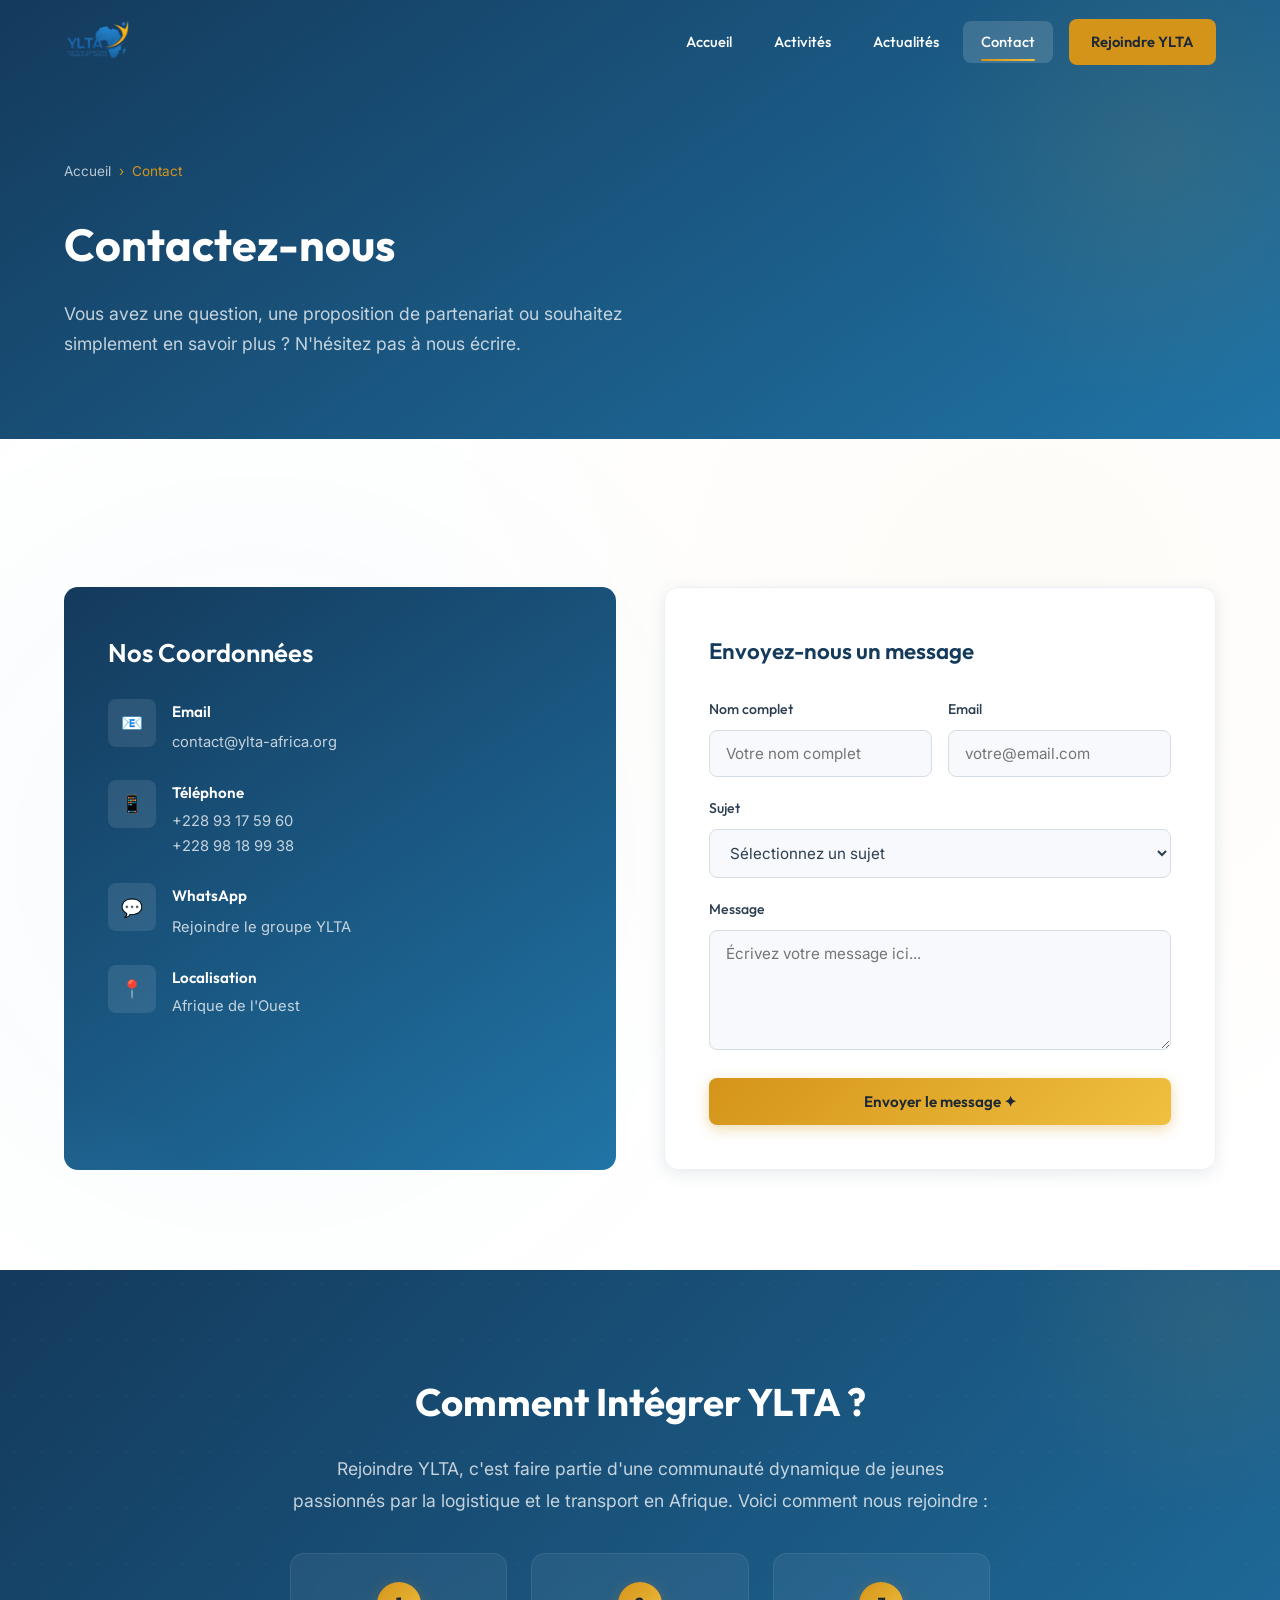
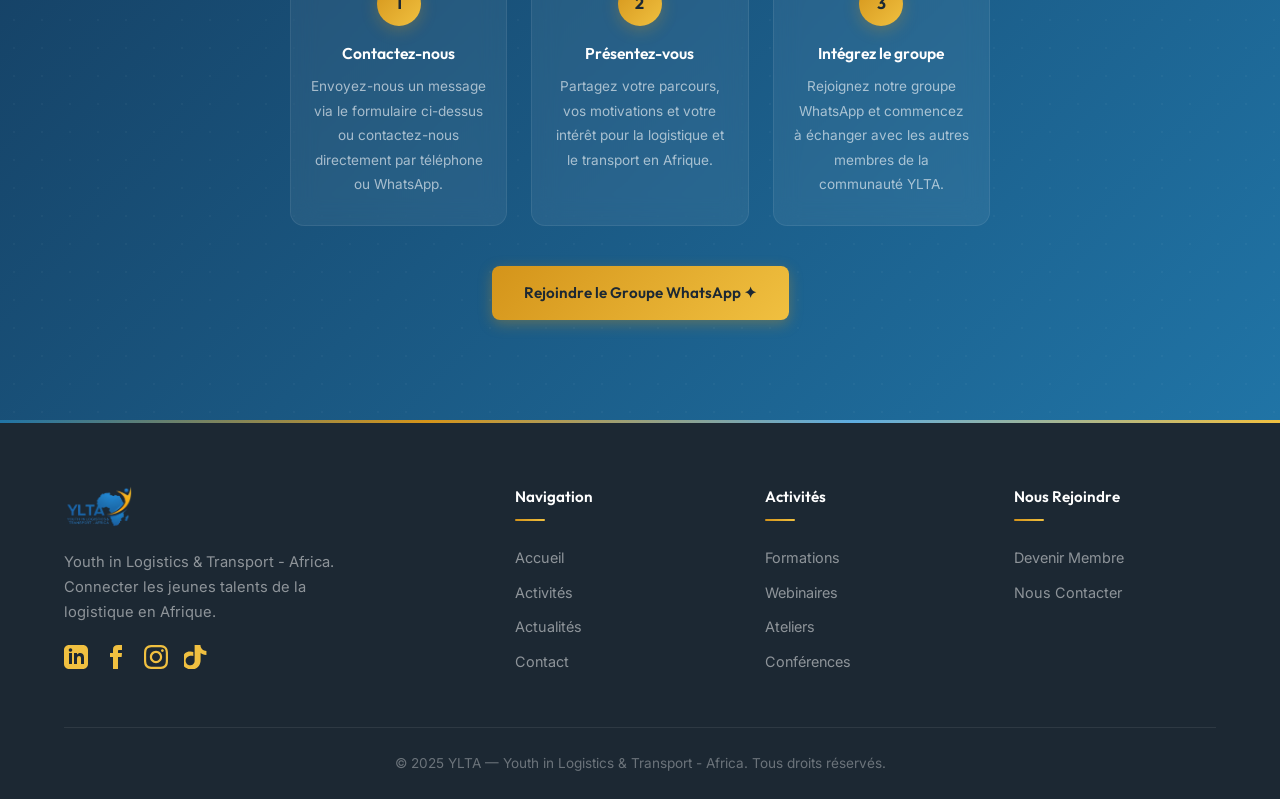
<file: contact.html>
<!DOCTYPE html>
<html lang="fr">
<head>
  <meta charset="UTF-8">
  <meta name="viewport" content="width=device-width, initial-scale=1.0">
  <meta name="description" content="Contactez YLTA ou rejoignez notre communauté WhatsApp pour intégrer le réseau des jeunes de la logistique et du transport en Afrique.">
  <meta property="og:title" content="Contact — YLTA">
  <meta property="og:description" content="Contactez YLTA ou rejoignez notre communauté WhatsApp pour intégrer le réseau des jeunes de la logistique et du transport en Afrique.">
  <meta property="og:image" content="https://www.ylta-africa.org/hero-illustration.png">
  <meta property="og:url" content="https://www.ylta-africa.org/contact.html">
  <meta name="twitter:card" content="summary_large_image">
  <title>Contact — YLTA</title>
  <link rel="icon" href="logo.png" type="image/png">
  <link rel="stylesheet" href="css/style.css">
</head>
<body>

  <!-- Overlay mobile -->
  <div class="mobile-overlay" id="mobileOverlay"></div>

  <!-- Navigation -->
  <nav class="navbar scrolled" id="navbar">
    <div class="container">
      <a href="index.html" class="navbar-logo">
        <img src="logo.png" alt="YLTA Logo">
      </a>
      <div class="navbar-links" id="navLinks">
        <a href="index.html">Accueil</a>
        <a href="activites.html">Activités</a>
        <a href="actualites.html">Actualités</a>
        <a href="contact.html" class="active">Contact</a>
        <a href="contact.html#rejoindre" class="btn-nav">Rejoindre YLTA</a>
      </div>
      <button class="hamburger" id="hamburger" aria-label="Menu">
        <span></span><span></span><span></span>
      </button>
    </div>
  </nav>

  <!-- Page Hero -->
  <section class="page-hero">
    <div class="container">
      <div class="breadcrumb">
        <a href="index.html">Accueil</a>
        <span>›</span>
        <span>Contact</span>
      </div>
      <h1>Contactez-nous</h1>
      <p>Vous avez une question, une proposition de partenariat ou souhaitez simplement en savoir plus ? N'hésitez pas à nous écrire.</p>
    </div>
  </section>

  <!-- Contact Section -->
  <section class="section">
    <div class="container">
      <div class="contact-grid">

        <!-- Infos de contact -->
        <div class="contact-info-card reveal">
          <h3>Nos Coordonnées</h3>

          <div class="contact-item">
            <div class="contact-icon">📧</div>
            <div>
              <h4>Email</h4>
              <a href="mailto:contact@ylta-africa.org">contact@ylta-africa.org</a>
            </div>
          </div>

          <div class="contact-item">
            <div class="contact-icon">📱</div>
            <div>
              <h4>Téléphone</h4>
              <p>+228 93 17 59 60</p>
              <p>+228 98 18 99 38</p>
            </div>
          </div>

          <div class="contact-item">
            <div class="contact-icon">💬</div>
            <div>
              <h4>WhatsApp</h4>
              <a href="https://whatsapp.com/channel/0029VbAE8HH8fewltM6diC1O" target="_blank">Rejoindre le groupe YLTA</a>
            </div>
          </div>

          <div class="contact-item">
            <div class="contact-icon">📍</div>
            <div>
              <h4>Localisation</h4>
              <p>Afrique de l'Ouest</p>
            </div>
          </div>
        </div>

        <!-- Formulaire -->
        <div class="contact-form reveal">
          <h3>Envoyez-nous un message</h3>
          <form id="contactForm">
            <div class="form-row">
              <div class="form-group">
                <label for="name">Nom complet</label>
                <input type="text" id="name" name="name" placeholder="Votre nom complet" required>
              </div>
              <div class="form-group">
                <label for="email">Email</label>
                <input type="email" id="email" name="email" placeholder="votre@email.com" required>
              </div>
            </div>
            <div class="form-group">
              <label for="subject">Sujet</label>
              <select id="subject" name="subject">
                <option value="">Sélectionnez un sujet</option>
                <option value="info">Demande d'information</option>
                <option value="adhesion">Adhésion / Rejoindre YLTA</option>
                <option value="partenariat">Proposition de partenariat</option>
                <option value="autre">Autre</option>
              </select>
            </div>
            <div class="form-group">
              <label for="message">Message</label>
              <textarea id="message" name="message" placeholder="Écrivez votre message ici..." required></textarea>
            </div>
            <button type="submit" class="btn btn-primary" style="width: 100%; justify-content: center;">Envoyer le message ✦</button>
          </form>
        </div>

      </div>
    </div>
  </section>

  <!-- Rejoindre YLTA -->
  <section class="section join-section" id="rejoindre">
    <div class="container">
      <div class="join-content">
        <h2 class="reveal">Comment Intégrer YLTA ?</h2>
        <p class="reveal">Rejoindre YLTA, c'est faire partie d'une communauté dynamique de jeunes passionnés par la logistique et le transport en Afrique. Voici comment nous rejoindre :</p>

        <div class="join-steps">
          <div class="join-step reveal">
            <div class="step-number">1</div>
            <h4>Contactez-nous</h4>
            <p>Envoyez-nous un message via le formulaire ci-dessus ou contactez-nous directement par téléphone ou WhatsApp.</p>
          </div>
          <div class="join-step reveal">
            <div class="step-number">2</div>
            <h4>Présentez-vous</h4>
            <p>Partagez votre parcours, vos motivations et votre intérêt pour la logistique et le transport en Afrique.</p>
          </div>
          <div class="join-step reveal">
            <div class="step-number">3</div>
            <h4>Intégrez le groupe</h4>
            <p>Rejoignez notre groupe WhatsApp et commencez à échanger avec les autres membres de la communauté YLTA.</p>
          </div>
        </div>

        <a href="https://whatsapp.com/channel/0029VbAE8HH8fewltM6diC1O" target="_blank" class="btn btn-primary reveal">Rejoindre le Groupe WhatsApp ✦</a>
      </div>
    </div>
  </section>

  <!-- Footer -->
  <footer class="footer">
    <div class="container">
      <div class="footer-grid">
        <div class="footer-brand">
          <img src="logo.png" alt="YLTA Logo">
          <p>Youth in Logistics &amp; Transport - Africa. Connecter les jeunes talents de la logistique en Afrique.</p>
          <div class="social-links" style="display: flex; gap: 16px; margin-top: 20px;">
            <a href="https://www.linkedin.com/company/youth-in-logistics-and-transport-africa-ylta/" target="_blank" style="color: var(--gold-light); display: inline-flex;" aria-label="LinkedIn">
              <svg width="24" height="24" viewBox="0 0 24 24" fill="currentColor"><path d="M19 0h-14c-2.761 0-5 2.239-5 5v14c0 2.761 2.239 5 5 5h14c2.762 0 5-2.239 5-5v-14c0-2.761-2.238-5-5-5zm-11 19h-3v-11h3v11zm-1.5-12.268c-.966 0-1.75-.79-1.75-1.764s.784-1.764 1.75-1.764 1.75.79 1.75 1.764-.783 1.764-1.75 1.764zm13.5 12.268h-3v-5.604c0-3.368-4-3.113-4 0v5.604h-3v-11h3v1.765c1.396-2.586 7-2.777 7 2.476v6.759z"/></svg>
            </a>
            <a href="https://www.facebook.com/share/19H7D6fsxM/?mibextid=wwXIfr" target="_blank" style="color: var(--gold-light); display: inline-flex;" aria-label="Facebook">
              <svg width="24" height="24" viewBox="0 0 24 24" fill="currentColor"><path d="M9 8h-3v4h3v12h5v-12h3.642l.358-4h-4v-1.667c0-.955.192-1.333 1.115-1.333h2.885v-5h-3.808c-3.596 0-5.192 1.583-5.192 4.615v3.385z"/></svg>
            </a>
            <a href="https://www.instagram.com/yltafrica?utm_source=ig_web_button_share_sheet&igsh=ZDNlZDc0MzIxNw==" target="_blank" style="color: var(--gold-light); display: inline-flex;" aria-label="Instagram">
              <svg width="24" height="24" viewBox="0 0 24 24" fill="currentColor"><path d="M12 2.163c3.204 0 3.584.012 4.85.07 3.252.148 4.771 1.691 4.919 4.919.058 1.265.069 1.645.069 4.849 0 3.205-.012 3.584-.069 4.849-.149 3.225-1.664 4.771-4.919 4.919-1.266.058-1.644.07-4.85.07-3.204 0-3.584-.012-4.849-.07-3.26-.149-4.771-1.699-4.919-4.92-.058-1.265-.07-1.644-.07-4.849 0-3.204.013-3.583.07-4.849.149-3.227 1.664-4.771 4.919-4.919 1.266-.057 1.645-.069 4.849-.069zm0-2.163c-3.259 0-3.667.014-4.947.072-4.358.2-6.78 2.618-6.98 6.98-.059 1.281-.073 1.689-.073 4.948 0 3.259.014 3.668.072 4.948.2 4.358 2.618 6.78 6.98 6.98 1.281.058 1.689.072 4.948.072 3.259 0 3.668-.014 4.948-.072 4.354-.2 6.782-2.618 6.979-6.98.059-1.28.073-1.689.073-4.948 0-3.259-.014-3.667-.072-4.947-.196-4.354-2.617-6.78-6.979-6.98-1.281-.059-1.69-.073-4.949-.073zm0 5.838c-3.403 0-6.162 2.759-6.162 6.162s2.759 6.163 6.162 6.163 6.162-2.759 6.162-6.163c0-3.403-2.759-6.162-6.162-6.162zm0 10.162c-2.209 0-4-1.79-4-4 0-2.209 1.791-4 4-4s4 1.791 4 4c0 2.21-1.791 4-4 4zm6.406-11.845c-.796 0-1.441.645-1.441 1.44s.645 1.44 1.441 1.44c.795 0 1.439-.645 1.439-1.44s-.644-1.44-1.439-1.44z"/></svg>
            </a>
            <a href="https://www.tiktok.com/@yltafrica?_r=1&_t=ZN-98XBo4gWsXW" target="_blank" style="color: var(--gold-light); display: inline-flex;" aria-label="TikTok">
              <svg width="24" height="24" viewBox="0 0 24 24" fill="currentColor"><path d="M12.525.02c1.31-.02 2.61-.01 3.91-.02.08 1.53.63 3.09 1.75 4.17 1.12 1.11 2.7 1.62 4.24 1.79v4.03c-1.44-.05-2.89-.35-4.2-.97-.57-.26-1.1-.59-1.62-.93v7.2c0 1.91-.56 3.8-1.62 5.37-1.43 2.13-3.8 3.52-6.4 3.73-2.58.21-5.18-.32-7.25-1.85-1.92-1.41-3.13-3.56-3.42-5.91-.25-2.02.15-4.14 1.15-5.9 1.17-2.05 3.2-3.6 5.48-4.12 1.6-.36 3.3-.23 4.8.35v4.14c-1.3-.44-2.8-.46-4.05-.12-1.07.29-2.03.95-2.67 1.83-.8.95-1.13 2.2-.97 3.43.19 1.51 1.05 2.82 2.33 3.53 1.1.6 2.45.72 3.65.34 1.27-.4 2.28-1.3 2.7-2.54.2-.57.28-1.18.28-1.79v-14.8c.02-.32.02-.63.02-.95z"/></svg>
            </a>
          </div>
        </div>
        <div class="footer-col">
          <h4>Navigation</h4>
          <a href="index.html">Accueil</a>
          <a href="activites.html">Activités</a>
          <a href="actualites.html">Actualités</a>
          <a href="contact.html">Contact</a>
        </div>
        <div class="footer-col">
          <h4>Activités</h4>
          <a href="activites.html">Formations</a>
          <a href="activites.html">Webinaires</a>
          <a href="activites.html">Ateliers</a>
          <a href="activites.html">Conférences</a>
        </div>
        <div class="footer-col">
          <h4>Nous Rejoindre</h4>
          <a href="contact.html#rejoindre">Devenir Membre</a>
          <a href="contact.html">Nous Contacter</a>
        </div>
      </div>
      <div class="footer-bottom">
        <p>&copy; 2025 YLTA — Youth in Logistics &amp; Transport - Africa. Tous droits réservés.</p>
      </div>
    </div>
  </footer>

  <script src="js/main.js"></script>
</body>
</html>
</file>
<file: css/style.css>
/* ========================================
   YLTA — Design System v2.0
   Youth in Logistics & Transport - Africa
   Refonte esthétique complète
   ======================================== */

/* ---------- Google Fonts ---------- */
@import url('https://fonts.googleapis.com/css2?family=Outfit:wght@300;400;500;600;700;800&family=Inter:wght@300;400;500;600&display=swap');

/* ---------- CSS Variables ---------- */
:root {
  /* — Couleurs primaires (logo) — */
  --blue-dark:    #143A5C;
  --blue-primary: #2074A6;
  --blue-medium:  #2E8BC0;
  --blue-light:   #5DADE2;
  --blue-pale:    #D6EAF8;

  /* — Accent doré (swoosh du logo) — */
  --gold:         #D4941A;
  --gold-light:   #F0C040;
  --gold-dark:    #B07A10;

  /* — Neutres — */
  --white:        #FFFFFF;
  --gray-50:      #F7F9FC;
  --gray-100:     #EBF0F5;
  --gray-200:     #D5DDE5;
  --gray-400:     #8D9DB0;
  --gray-600:     #5A6A7E;
  --gray-800:     #2C3E50;
  --dark:         #1C2833;

  /* — Typographie — */
  --font-heading: 'Outfit', sans-serif;
  --font-body:    'Inter', sans-serif;

  /* — Ombres — */
  --shadow-sm:    0 2px  8px  rgba(20,58,92,.06);
  --shadow-md:    0 4px  16px rgba(20,58,92,.10);
  --shadow-lg:    0 8px  32px rgba(20,58,92,.14);
  --shadow-xl:    0 16px 48px rgba(20,58,92,.18);
  --shadow-glow:  0 0 30px rgba(32,116,166,.15);

  /* — Rayons — */
  --radius-sm: 8px;
  --radius-md: 14px;
  --radius-lg: 22px;
  --radius-xl: 32px;

  /* — Transitions — */
  --ease: cubic-bezier(.4,0,.2,1);
  --ease-bounce: cubic-bezier(.34,1.56,.64,1);
}

/* ---------- Reset & Base ---------- */
*, *::before, *::after {
  margin: 0;
  padding: 0;
  box-sizing: border-box;
}

html {
  scroll-behavior: smooth;
  font-size: 16px;
}

body {
  font-family: var(--font-body);
  color: var(--gray-800);
  background: var(--white);
  line-height: 1.7;
  overflow-x: hidden;
  -webkit-font-smoothing: antialiased;
}

img {
  max-width: 100%;
  display: block;
}

a {
  text-decoration: none;
  color: inherit;
  transition: color .3s var(--ease);
}

ul { list-style: none; }

/* ---------- Scroll Progress Bar ---------- */
.scroll-progress {
  position: fixed;
  top: 0;
  left: 0;
  width: 0%;
  height: 3px;
  background: linear-gradient(90deg, var(--gold), var(--gold-light), var(--blue-light));
  z-index: 9999;
  transition: width .1s linear;
}

/* ---------- Back to Top ---------- */
.back-to-top {
  position: fixed;
  bottom: 32px;
  right: 32px;
  width: 48px;
  height: 48px;
  border-radius: 50%;
  background: linear-gradient(135deg, var(--blue-primary), var(--blue-medium));
  color: var(--white);
  border: none;
  cursor: pointer;
  display: flex;
  align-items: center;
  justify-content: center;
  font-size: 1.2rem;
  box-shadow: var(--shadow-lg);
  opacity: 0;
  visibility: hidden;
  transform: translateY(20px);
  transition: all .4s var(--ease);
  z-index: 900;
}

.back-to-top.visible {
  opacity: 1;
  visibility: visible;
  transform: translateY(0);
}

.back-to-top:hover {
  transform: translateY(-4px);
  box-shadow: var(--shadow-xl);
  background: linear-gradient(135deg, var(--gold), var(--gold-light));
  color: var(--dark);
}

/* ---------- Utility ---------- */
.container {
  width: 100%;
  max-width: 1200px;
  margin: 0 auto;
  padding: 0 24px;
}

.section {
  padding: 100px 0;
  position: relative;
}

/* Subtle background pattern for sections */
.section::before {
  content: '';
  position: absolute;
  inset: 0;
  background-image:
    radial-gradient(circle at 20% 50%, rgba(32,116,166,.03) 0%, transparent 50%),
    radial-gradient(circle at 80% 20%, rgba(212,148,26,.03) 0%, transparent 50%);
  pointer-events: none;
}

.section-label {
  font-family: var(--font-heading);
  font-size: .85rem;
  font-weight: 600;
  letter-spacing: 3px;
  text-transform: uppercase;
  color: var(--gold);
  margin-bottom: 12px;
  display: inline-flex;
  align-items: center;
  gap: 8px;
}

.section-label::before {
  content: '';
  width: 32px;
  height: 2px;
  background: linear-gradient(90deg, var(--gold), var(--gold-light));
  border-radius: 2px;
}

.section-title {
  font-family: var(--font-heading);
  font-size: 2.6rem;
  font-weight: 700;
  color: var(--blue-dark);
  line-height: 1.2;
  margin-bottom: 20px;
}

.section-subtitle {
  font-size: 1.1rem;
  color: var(--gray-600);
  max-width: 640px;
  line-height: 1.8;
}

.text-center { text-align: center; }
.mx-auto { margin-left: auto; margin-right: auto; }

/* ---------- Buttons ---------- */
.btn {
  display: inline-flex;
  align-items: center;
  gap: 8px;
  padding: 14px 32px;
  border-radius: var(--radius-sm);
  font-family: var(--font-heading);
  font-size: .95rem;
  font-weight: 600;
  cursor: pointer;
  border: none;
  transition: all .35s var(--ease);
  position: relative;
  overflow: hidden;
}

.btn::after {
  content: '';
  position: absolute;
  top: 50%;
  left: 50%;
  width: 0;
  height: 0;
  background: rgba(255,255,255,.2);
  border-radius: 50%;
  transform: translate(-50%, -50%);
  transition: width .6s var(--ease), height .6s var(--ease);
}

.btn:hover::after {
  width: 300px;
  height: 300px;
}

.btn-primary {
  background: linear-gradient(135deg, var(--gold), var(--gold-light));
  color: var(--dark);
  box-shadow: 0 4px 14px rgba(212,148,26,.35);
}

.btn-primary:hover {
  transform: translateY(-3px) scale(1.02);
  box-shadow: 0 8px 28px rgba(212,148,26,.45);
}

.btn-outline {
  background: transparent;
  color: var(--white);
  border: 2px solid rgba(255,255,255,.5);
}

.btn-outline:hover {
  background: var(--white);
  color: var(--blue-dark);
  border-color: var(--white);
  transform: translateY(-3px);
}

.btn-blue {
  background: linear-gradient(135deg, var(--blue-primary), var(--blue-medium));
  color: var(--white);
  box-shadow: 0 4px 14px rgba(32,116,166,.35);
}

.btn-blue:hover {
  transform: translateY(-3px) scale(1.02);
  box-shadow: 0 8px 28px rgba(32,116,166,.45);
}

/* ========================================
   NAVIGATION
   ======================================== */
.navbar {
  position: fixed;
  top: 0;
  left: 0;
  width: 100%;
  z-index: 1000;
  padding: 18px 0;
  transition: all .4s var(--ease);
  background: transparent;
}

.navbar.scrolled {
  background: rgba(255,255,255,.92);
  backdrop-filter: blur(16px);
  -webkit-backdrop-filter: blur(16px);
  box-shadow: 0 1px 20px rgba(20,58,92,.08);
  padding: 12px 0;
}

.navbar .container {
  display: flex;
  align-items: center;
  justify-content: space-between;
}

.navbar-logo {
  display: flex;
  align-items: center;
  gap: 12px;
}

.navbar-logo img {
  height: 48px;
  width: auto;
  transition: height .3s var(--ease);
}

.navbar.scrolled .navbar-logo img {
  height: 40px;
}

.navbar-links {
  display: flex;
  align-items: center;
  gap: 6px;
}

.navbar-links a {
  font-family: var(--font-heading);
  font-size: .92rem;
  font-weight: 500;
  padding: 8px 18px;
  border-radius: var(--radius-sm);
  color: var(--white);
  transition: all .3s var(--ease);
  position: relative;
}

/* Animated underline for nav links */
.navbar-links a:not(.btn-nav)::after {
  content: '';
  position: absolute;
  bottom: 2px;
  left: 50%;
  width: 0;
  height: 2px;
  background: linear-gradient(90deg, var(--gold), var(--gold-light));
  border-radius: 2px;
  transition: all .3s var(--ease);
  transform: translateX(-50%);
}

.navbar-links a:not(.btn-nav):hover::after,
.navbar-links a:not(.btn-nav).active::after {
  width: 60%;
}

.navbar.scrolled .navbar-links a {
  color: var(--gray-800);
}

.navbar-links a:hover,
.navbar-links a.active {
  background: rgba(255,255,255,.15);
  color: var(--white);
}

.navbar.scrolled .navbar-links a:hover,
.navbar.scrolled .navbar-links a.active {
  background: var(--blue-pale);
  color: var(--blue-primary);
}

.navbar-links .btn-nav {
  background: var(--gold);
  color: var(--dark);
  font-weight: 600;
  margin-left: 10px;
  padding: 10px 22px;
}

.navbar.scrolled .navbar-links .btn-nav {
  color: var(--dark);
}

.navbar-links .btn-nav:hover {
  background: var(--gold-light);
  transform: translateY(-2px);
  box-shadow: 0 4px 16px rgba(212,148,26,.35);
}

/* Hamburger */
.hamburger {
  display: none;
  flex-direction: column;
  gap: 5px;
  cursor: pointer;
  background: none;
  border: none;
  padding: 4px;
  z-index: 1001;
}

.hamburger span {
  display: block;
  width: 26px;
  height: 2.5px;
  background: var(--white);
  border-radius: 3px;
  transition: all .35s var(--ease);
}

.navbar.scrolled .hamburger span {
  background: var(--blue-dark);
}

.hamburger.open span:nth-child(1) {
  transform: rotate(45deg) translate(5px, 5px);
}

.hamburger.open span:nth-child(2) {
  opacity: 0;
}

.hamburger.open span:nth-child(3) {
  transform: rotate(-45deg) translate(6px, -6px);
}

/* ========================================
   HERO SECTION
   ======================================== */
.hero {
  position: relative;
  min-height: 100vh;
  display: flex;
  align-items: center;
  background: linear-gradient(145deg, var(--blue-dark) 0%, var(--blue-primary) 50%, var(--blue-medium) 100%);
  overflow: hidden;
}

.hero::before {
  content: '';
  position: absolute;
  top: -40%;
  right: -20%;
  width: 800px;
  height: 800px;
  background: radial-gradient(circle, rgba(212,148,26,.15) 0%, transparent 70%);
  border-radius: 50%;
  animation: pulse-glow 6s ease-in-out infinite;
}

.hero::after {
  content: '';
  position: absolute;
  bottom: -30%;
  left: -15%;
  width: 600px;
  height: 600px;
  background: radial-gradient(circle, rgba(93,173,226,.12) 0%, transparent 70%);
  border-radius: 50%;
  animation: pulse-glow 8s ease-in-out infinite reverse;
}

@keyframes pulse-glow {
  0%, 100% { transform: scale(1); opacity: .6; }
  50%      { transform: scale(1.15); opacity: 1; }
}

/* Floating decorative shapes */
.hero-shape {
  position: absolute;
  border-radius: 50%;
  z-index: 1;
  pointer-events: none;
}

.hero-shape-1 {
  width: 120px;
  height: 120px;
  top: 15%;
  right: 8%;
  border: 2px solid rgba(212,148,26,.2);
  animation: float-rotate 12s ease-in-out infinite;
}

.hero-shape-2 {
  width: 60px;
  height: 60px;
  top: 65%;
  right: 15%;
  background: rgba(240,192,64,.08);
  border: 1px solid rgba(240,192,64,.15);
  animation: float-rotate 8s ease-in-out infinite reverse;
}

.hero-shape-3 {
  width: 40px;
  height: 40px;
  top: 30%;
  left: 5%;
  border: 2px solid rgba(255,255,255,.08);
  border-radius: var(--radius-sm);
  animation: float-rotate 10s ease-in-out infinite 2s;
  transform: rotate(45deg);
}

@keyframes float-rotate {
  0%, 100% { transform: translateY(0) rotate(0deg); }
  25%      { transform: translateY(-20px) rotate(5deg); }
  50%      { transform: translateY(-10px) rotate(0deg); }
  75%      { transform: translateY(-25px) rotate(-5deg); }
}

/* Pattern décoratif */
.hero-pattern {
  position: absolute;
  inset: 0;
  background-image:
    radial-gradient(rgba(255,255,255,.04) 1px, transparent 1px);
  background-size: 32px 32px;
}

.hero .container {
  position: relative;
  z-index: 2;
}

/* Hero Grid — 2 columns */
.hero-grid {
  display: grid;
  grid-template-columns: 1fr 1fr;
  gap: 48px;
  align-items: center;
}

.hero-content {
  max-width: 600px;
}

.hero-badge {
  display: inline-flex;
  align-items: center;
  gap: 8px;
  background: rgba(255,255,255,.08);
  backdrop-filter: blur(12px);
  border: 1px solid rgba(255,255,255,.12);
  padding: 8px 20px;
  border-radius: var(--radius-xl);
  font-size: .85rem;
  font-weight: 500;
  color: var(--gold-light);
  margin-bottom: 28px;
  animation: fadeInUp .8s var(--ease) both;
}

.hero-badge::before {
  content: '';
  width: 8px;
  height: 8px;
  background: var(--gold);
  border-radius: 50%;
  animation: blink 2s ease-in-out infinite;
  box-shadow: 0 0 8px rgba(212,148,26,.5);
}

@keyframes blink {
  0%, 100% { opacity: 1; box-shadow: 0 0 8px rgba(212,148,26,.5); }
  50%      { opacity: .3; box-shadow: 0 0 2px rgba(212,148,26,.2); }
}

.hero h1 {
  font-family: var(--font-heading);
  font-size: 3.2rem;
  font-weight: 800;
  color: var(--white);
  line-height: 1.15;
  margin-bottom: 24px;
  animation: fadeInUp .8s var(--ease) .15s both;
}

.hero h1 .highlight {
  background: linear-gradient(135deg, var(--gold), var(--gold-light));
  -webkit-background-clip: text;
  -webkit-text-fill-color: transparent;
  background-clip: text;
}

.hero p {
  font-size: 1.1rem;
  color: rgba(255,255,255,.8);
  line-height: 1.8;
  margin-bottom: 36px;
  max-width: 500px;
  animation: fadeInUp .8s var(--ease) .3s both;
}

.hero-buttons {
  display: flex;
  gap: 16px;
  flex-wrap: wrap;
  animation: fadeInUp .8s var(--ease) .45s both;
}

/* Hero Illustration */
.hero-illustration {
  position: relative;
  display: flex;
  align-items: center;
  justify-content: center;
  animation: fadeInRight 1s var(--ease) .4s both;
}

.hero-illustration img {
  width: 100%;
  max-width: 520px;
  height: auto;
  border-radius: var(--radius-lg);
  position: relative;
  z-index: 2;
  filter: drop-shadow(0 20px 40px rgba(0,0,0,.25));
  animation: hero-float 6s ease-in-out infinite;
}

.hero-illustration-glow {
  position: absolute;
  width: 80%;
  height: 80%;
  background: radial-gradient(circle, rgba(212,148,26,.2) 0%, rgba(32,116,166,.1) 50%, transparent 70%);
  border-radius: 50%;
  filter: blur(40px);
  z-index: 1;
  animation: pulse-glow 5s ease-in-out infinite;
}

@keyframes hero-float {
  0%, 100% { transform: translateY(0); }
  50%      { transform: translateY(-14px); }
}

@keyframes fadeInRight {
  from {
    opacity: 0;
    transform: translateX(40px);
  }
  to {
    opacity: 1;
    transform: translateX(0);
  }
}

/* Statistiques Hero */
.hero-stats {
  display: flex;
  gap: 48px;
  margin-top: 54px;
  padding-top: 32px;
  border-top: 1px solid rgba(255,255,255,.12);
  animation: fadeInUp .8s var(--ease) .6s both;
}

.hero-stat {
  position: relative;
}

.hero-stat::after {
  content: '';
  position: absolute;
  right: -24px;
  top: 50%;
  transform: translateY(-50%);
  width: 1px;
  height: 36px;
  background: rgba(255,255,255,.12);
}

.hero-stat:last-child::after {
  display: none;
}

.hero-stat h3 {
  font-family: var(--font-heading);
  font-size: 2rem;
  font-weight: 700;
  color: var(--gold-light);
}

.hero-stat p {
  font-size: .85rem;
  color: rgba(255,255,255,.6);
  margin-bottom: 0;
}

@keyframes fadeInUp {
  from {
    opacity: 0;
    transform: translateY(24px);
  }
  to {
    opacity: 1;
    transform: translateY(0);
  }
}

/* ========================================
   PAGE HERO (sous-pages)
   ======================================== */
.page-hero {
  position: relative;
  padding: 160px 0 80px;
  background: linear-gradient(145deg, var(--blue-dark) 0%, var(--blue-primary) 100%);
  overflow: hidden;
}

.page-hero::before {
  content: '';
  position: absolute;
  inset: 0;
  background-image: radial-gradient(rgba(255,255,255,.04) 1px, transparent 1px);
  background-size: 32px 32px;
}

.page-hero::after {
  content: '';
  position: absolute;
  top: -20%;
  right: -10%;
  width: 500px;
  height: 500px;
  background: radial-gradient(circle, rgba(212,148,26,.1) 0%, transparent 70%);
  border-radius: 50%;
  animation: pulse-glow 6s ease-in-out infinite;
}

.page-hero .container {
  position: relative;
  z-index: 2;
}

.page-hero h1 {
  font-family: var(--font-heading);
  font-size: 2.8rem;
  font-weight: 700;
  color: var(--white);
  margin-bottom: 16px;
}

.page-hero p {
  font-size: 1.1rem;
  color: rgba(255,255,255,.75);
  max-width: 560px;
}

.breadcrumb {
  display: flex;
  gap: 8px;
  align-items: center;
  font-size: .85rem;
  color: rgba(255,255,255,.5);
  margin-bottom: 24px;
}

.breadcrumb a {
  color: rgba(255,255,255,.7);
  transition: color .3s var(--ease);
}

.breadcrumb a:hover {
  color: var(--gold-light);
}

.breadcrumb span {
  color: var(--gold);
}

/* ========================================
   MISSION / VISION
   ======================================== */
.mission-grid {
  display: grid;
  grid-template-columns: 1fr 1fr;
  gap: 32px;
  margin-top: 48px;
}

.mission-card {
  background: rgba(255,255,255,.7);
  backdrop-filter: blur(12px);
  border-radius: var(--radius-md);
  padding: 40px;
  border: 1px solid rgba(214,234,248,.6);
  transition: all .5s var(--ease);
  position: relative;
  overflow: hidden;
}

.mission-card::before {
  content: '';
  position: absolute;
  top: 0;
  left: 0;
  width: 100%;
  height: 4px;
  background: linear-gradient(90deg, var(--blue-primary), var(--gold));
  transform: scaleX(0);
  transform-origin: left;
  transition: transform .5s var(--ease);
}

/* Decorative background element */
.mission-card::after {
  content: '';
  position: absolute;
  bottom: -40px;
  right: -40px;
  width: 160px;
  height: 160px;
  border-radius: 50%;
  background: radial-gradient(circle, rgba(32,116,166,.04) 0%, transparent 70%);
  pointer-events: none;
}

.mission-card:hover {
  box-shadow: 0 12px 40px rgba(20,58,92,.12);
  transform: translateY(-6px);
  border-color: rgba(32,116,166,.15);
}

.mission-card:hover::before {
  transform: scaleX(1);
}

.mission-card .icon {
  width: 60px;
  height: 60px;
  border-radius: var(--radius-md);
  display: flex;
  align-items: center;
  justify-content: center;
  font-size: 1.5rem;
  margin-bottom: 20px;
  position: relative;
  z-index: 1;
}

.mission-card:first-child .icon {
  background: linear-gradient(135deg, var(--blue-pale), rgba(46,139,192,.15));
  color: var(--blue-primary);
}

.mission-card:last-child .icon {
  background: linear-gradient(135deg, rgba(212,148,26,.1), rgba(240,192,64,.15));
  color: var(--gold);
}

.mission-card h3 {
  font-family: var(--font-heading);
  font-size: 1.4rem;
  font-weight: 600;
  color: var(--blue-dark);
  margin-bottom: 14px;
  position: relative;
  z-index: 1;
}

.mission-card p {
  font-size: .98rem;
  color: var(--gray-600);
  line-height: 1.8;
  position: relative;
  z-index: 1;
}

/* ========================================
   ACTIVITÉS CARDS (Homepage)
   ======================================== */
.activities-grid {
  display: grid;
  grid-template-columns: repeat(3, 1fr);
  gap: 28px;
  margin-top: 48px;
}

.activity-card {
  background: rgba(255,255,255,.8);
  backdrop-filter: blur(8px);
  border-radius: var(--radius-md);
  padding: 36px 28px;
  border: 1px solid var(--gray-100);
  text-align: center;
  transition: all .4s var(--ease);
  position: relative;
  overflow: hidden;
}

/* Gradient border effect on hover */
.activity-card::before {
  content: '';
  position: absolute;
  inset: -2px;
  background: linear-gradient(135deg, var(--blue-primary), var(--gold), var(--blue-light));
  border-radius: calc(var(--radius-md) + 2px);
  opacity: 0;
  transition: opacity .4s var(--ease);
  z-index: -1;
}

.activity-card::after {
  content: '';
  position: absolute;
  inset: 0;
  background: var(--white);
  border-radius: var(--radius-md);
  z-index: -1;
}

.activity-card:hover {
  box-shadow: 0 12px 40px rgba(20,58,92,.12);
  transform: translateY(-8px);
  border-color: transparent;
}

.activity-card:hover::before {
  opacity: 1;
}

.activity-card .activity-icon {
  width: 72px;
  height: 72px;
  border-radius: 50%;
  display: flex;
  align-items: center;
  justify-content: center;
  margin: 0 auto 20px;
  font-size: 1.8rem;
  background: linear-gradient(135deg, var(--blue-pale), rgba(46,139,192,.1));
  color: var(--blue-primary);
  transition: all .4s var(--ease);
}

.activity-card:hover .activity-icon {
  background: linear-gradient(135deg, var(--blue-primary), var(--blue-medium));
  color: var(--white);
  transform: scale(1.1) rotate(5deg);
  box-shadow: 0 8px 24px rgba(32,116,166,.3);
}

.activity-card h3 {
  font-family: var(--font-heading);
  font-size: 1.15rem;
  font-weight: 600;
  color: var(--blue-dark);
  margin-bottom: 10px;
}

.activity-card p {
  font-size: .92rem;
  color: var(--gray-600);
  line-height: 1.7;
}

/* ========================================
   ACTIVITÉS DÉTAILLÉES (Page Activités)
   ======================================== */
.activity-detail {
  display: grid;
  grid-template-columns: 80px 1fr;
  gap: 32px;
  align-items: start;
  margin-bottom: 56px;
  padding-bottom: 56px;
  border-bottom: 1px solid var(--gray-100);
  position: relative;
}

.activity-detail:last-child {
  margin-bottom: 0;
  padding-bottom: 0;
  border-bottom: none;
}

/* Timeline connector */
.activity-detail::before {
  content: '';
  position: absolute;
  left: 40px;
  top: 96px;
  bottom: 0;
  width: 2px;
  background: linear-gradient(to bottom, var(--blue-pale), transparent);
}

.activity-detail:last-child::before {
  display: none;
}

.activity-detail .activity-icon {
  width: 80px;
  height: 80px;
  border-radius: 16px;
  display: flex;
  align-items: center;
  justify-content: center;
  font-size: 2rem;
  transition: all .4s var(--ease);
  position: relative;
  z-index: 1;
}

.activity-detail .activity-icon.blue {
  background: linear-gradient(135deg, var(--blue-pale), rgba(46,139,192,.1));
  color: var(--blue-primary);
}

.activity-detail .activity-icon.gold {
  background: linear-gradient(135deg, rgba(212,148,26,.1), rgba(240,192,64,.15));
  color: var(--gold);
}

.activity-detail:hover .activity-icon {
  transform: scale(1.08);
  box-shadow: var(--shadow-md);
}

.activity-detail h2 {
  font-family: var(--font-heading);
  font-size: 1.6rem;
  font-weight: 600;
  color: var(--blue-dark);
  margin-bottom: 12px;
}

.activity-detail p {
  color: var(--gray-600);
  line-height: 1.8;
  margin-bottom: 16px;
}

.activity-detail ul {
  color: var(--gray-600);
  line-height: 2;
}

.activity-detail ul li {
  padding-left: 24px;
  position: relative;
  transition: all .3s var(--ease);
}

.activity-detail ul li:hover {
  color: var(--blue-dark);
  padding-left: 28px;
}

.activity-detail ul li::before {
  content: '✦';
  position: absolute;
  left: 0;
  color: var(--gold);
  font-size: .85rem;
}

/* ========================================
   ÉQUIPE
   ======================================== */
.team-section {
  background: var(--gray-50);
}

.team-grid {
  display: grid;
  grid-template-columns: repeat(4, 1fr);
  gap: 28px;
  margin-top: 48px;
}

.team-card {
  background: rgba(255,255,255,.85);
  backdrop-filter: blur(8px);
  border-radius: var(--radius-md);
  padding: 32px 20px;
  text-align: center;
  border: 1px solid var(--gray-100);
  transition: all .5s var(--ease);
  position: relative;
  overflow: hidden;
}

/* Decorative top gradient */
.team-card::before {
  content: '';
  position: absolute;
  top: 0;
  left: 0;
  width: 100%;
  height: 3px;
  background: linear-gradient(90deg, var(--blue-primary), var(--gold-light));
  opacity: 0;
  transition: opacity .4s var(--ease);
}

.team-card:hover {
  box-shadow: 0 12px 40px rgba(20,58,92,.12);
  transform: translateY(-8px);
}

.team-card:hover::before {
  opacity: 1;
}

.team-card .avatar {
  width: 120px;
  height: 120px;
  border-radius: 50%;
  object-fit: cover;
  margin: 0 auto 18px;
  border: 3px solid var(--blue-pale);
  transition: all .4s var(--ease);
}

.team-card:hover .avatar {
  border-color: var(--gold);
  transform: scale(1.05);
  box-shadow: 0 0 0 4px rgba(212,148,26,.15);
}

.team-card .avatar-placeholder {
  width: 120px;
  height: 120px;
  border-radius: 50%;
  margin: 0 auto 18px;
  background: linear-gradient(135deg, var(--blue-pale), var(--gray-100));
  display: flex;
  align-items: center;
  justify-content: center;
  font-size: 2.4rem;
  color: var(--blue-primary);
  border: 3px solid var(--blue-pale);
  transition: all .4s var(--ease);
}

.team-card:hover .avatar-placeholder {
  border-color: var(--gold);
  transform: scale(1.05);
  box-shadow: 0 0 0 4px rgba(212,148,26,.15);
}

.team-card h4 {
  font-family: var(--font-heading);
  font-size: 1.05rem;
  font-weight: 600;
  color: var(--blue-dark);
  margin-bottom: 6px;
}

.team-card .role {
  font-size: .85rem;
  color: var(--gold-dark);
  font-weight: 500;
}

/* ========================================
   ACTUALITÉS / NEWS
   ======================================== */
.news-grid {
  display: grid;
  grid-template-columns: repeat(3, 1fr);
  gap: 28px;
  margin-top: 48px;
}

.news-card {
  background: var(--white);
  border-radius: var(--radius-md);
  overflow: hidden;
  border: 1px solid var(--gray-100);
  transition: all .5s var(--ease);
  position: relative;
}

.news-card::before {
  content: '';
  position: absolute;
  inset: -2px;
  background: linear-gradient(135deg, var(--blue-primary), var(--gold));
  border-radius: calc(var(--radius-md) + 2px);
  opacity: 0;
  transition: opacity .4s var(--ease);
  z-index: -1;
}

.news-card:hover {
  box-shadow: 0 16px 48px rgba(20,58,92,.14);
  transform: translateY(-8px);
  border-color: transparent;
}

.news-card:hover::before {
  opacity: 1;
}

.news-card .news-img {
  height: 200px;
  background: linear-gradient(135deg, var(--blue-primary), var(--blue-medium));
  display: flex;
  align-items: center;
  justify-content: center;
  color: var(--white);
  font-size: 3rem;
  position: relative;
  overflow: hidden;
}

.news-card .news-img::after {
  content: '';
  position: absolute;
  inset: 0;
  background: linear-gradient(to top, rgba(20,58,92,.3), transparent);
}

.news-card .news-body {
  padding: 24px;
}

.news-card .news-date {
  font-size: .8rem;
  font-weight: 600;
  text-transform: uppercase;
  letter-spacing: 1px;
  margin-bottom: 10px;
  display: inline-flex;
  align-items: center;
  gap: 6px;
  padding: 4px 12px;
  border-radius: var(--radius-sm);
  background: linear-gradient(135deg, rgba(212,148,26,.1), rgba(240,192,64,.1));
  color: var(--gold-dark);
}

.news-card h3 {
  font-family: var(--font-heading);
  font-size: 1.15rem;
  font-weight: 600;
  color: var(--blue-dark);
  margin-bottom: 10px;
  line-height: 1.4;
}

.news-card p {
  font-size: .92rem;
  color: var(--gray-600);
  line-height: 1.7;
}

.news-empty {
  text-align: center;
  padding: 80px 24px;
  background: var(--gray-50);
  border-radius: var(--radius-md);
  margin-top: 48px;
}

.news-empty .empty-icon {
  font-size: 3.5rem;
  margin-bottom: 20px;
  opacity: .5;
}

.news-empty h3 {
  font-family: var(--font-heading);
  font-size: 1.4rem;
  color: var(--gray-600);
  margin-bottom: 10px;
}

.news-empty p {
  color: var(--gray-400);
}

/* ========================================
   CONTACT / FORMULAIRE
   ======================================== */
.contact-grid {
  display: grid;
  grid-template-columns: 1fr 1fr;
  gap: 48px;
  margin-top: 48px;
}

.contact-info-card {
  background: linear-gradient(145deg, var(--blue-dark), var(--blue-primary));
  border-radius: var(--radius-md);
  padding: 44px;
  color: var(--white);
  position: relative;
  overflow: hidden;
}

.contact-info-card::before {
  content: '';
  position: absolute;
  top: -50%;
  right: -30%;
  width: 300px;
  height: 300px;
  background: radial-gradient(circle, rgba(212,148,26,.15) 0%, transparent 70%);
  border-radius: 50%;
}

.contact-info-card::after {
  content: '';
  position: absolute;
  bottom: -30%;
  left: -20%;
  width: 250px;
  height: 250px;
  background: radial-gradient(circle, rgba(93,173,226,.1) 0%, transparent 70%);
  border-radius: 50%;
}

.contact-info-card h3 {
  font-family: var(--font-heading);
  font-size: 1.6rem;
  font-weight: 600;
  margin-bottom: 24px;
  position: relative;
}

.contact-item {
  display: flex;
  align-items: flex-start;
  gap: 16px;
  margin-bottom: 24px;
  position: relative;
  transition: all .3s var(--ease);
}

.contact-item:hover {
  transform: translateX(4px);
}

.contact-item .contact-icon {
  width: 48px;
  height: 48px;
  border-radius: var(--radius-sm);
  background: rgba(255,255,255,.1);
  backdrop-filter: blur(8px);
  display: flex;
  align-items: center;
  justify-content: center;
  font-size: 1.1rem;
  flex-shrink: 0;
  transition: all .3s var(--ease);
}

.contact-item:hover .contact-icon {
  background: rgba(212,148,26,.2);
  transform: scale(1.05);
}

.contact-item h4 {
  font-family: var(--font-heading);
  font-weight: 600;
  font-size: .95rem;
  margin-bottom: 4px;
}

.contact-item p, .contact-item a {
  font-size: .92rem;
  color: rgba(255,255,255,.75);
}

.contact-item a:hover {
  color: var(--gold-light);
}

.contact-form {
  background: rgba(255,255,255,.9);
  backdrop-filter: blur(12px);
  border-radius: var(--radius-md);
  padding: 44px;
  border: 1px solid var(--gray-100);
  box-shadow: var(--shadow-md);
  transition: box-shadow .4s var(--ease);
}

.contact-form:hover {
  box-shadow: var(--shadow-lg);
}

.contact-form h3 {
  font-family: var(--font-heading);
  font-size: 1.4rem;
  font-weight: 600;
  color: var(--blue-dark);
  margin-bottom: 28px;
}

.form-group {
  margin-bottom: 20px;
}

.form-group label {
  display: block;
  font-family: var(--font-heading);
  font-size: .88rem;
  font-weight: 500;
  color: var(--gray-800);
  margin-bottom: 8px;
}

.form-group input,
.form-group textarea,
.form-group select {
  width: 100%;
  padding: 13px 16px;
  border: 1.5px solid var(--gray-200);
  border-radius: var(--radius-sm);
  font-family: var(--font-body);
  font-size: .95rem;
  color: var(--gray-800);
  background: var(--gray-50);
  transition: all .3s var(--ease);
  outline: none;
}

.form-group input:focus,
.form-group textarea:focus,
.form-group select:focus {
  border-color: var(--blue-primary);
  background: var(--white);
  box-shadow: 0 0 0 4px rgba(32,116,166,.1), 0 0 20px rgba(32,116,166,.06);
}

.form-group textarea {
  resize: vertical;
  min-height: 120px;
}

.form-row {
  display: grid;
  grid-template-columns: 1fr 1fr;
  gap: 16px;
}

/* Section Rejoindre */
.join-section {
  background: linear-gradient(135deg, var(--blue-dark), var(--blue-primary));
  position: relative;
  overflow: hidden;
}

.join-section::before {
  content: '';
  position: absolute;
  inset: 0;
  background-image: radial-gradient(rgba(255,255,255,.03) 1px, transparent 1px);
  background-size: 28px 28px;
}

/* Decorative shapes in join section */
.join-section::after {
  content: '';
  position: absolute;
  top: -20%;
  right: -10%;
  width: 400px;
  height: 400px;
  background: radial-gradient(circle, rgba(212,148,26,.08) 0%, transparent 70%);
  border-radius: 50%;
  animation: pulse-glow 8s ease-in-out infinite;
}

.join-content {
  position: relative;
  z-index: 2;
  text-align: center;
  max-width: 700px;
  margin: 0 auto;
}

.join-content h2 {
  font-family: var(--font-heading);
  font-size: 2.4rem;
  font-weight: 700;
  color: var(--white);
  margin-bottom: 18px;
}

.join-content p {
  font-size: 1.1rem;
  color: rgba(255,255,255,.75);
  margin-bottom: 36px;
  line-height: 1.8;
}

.join-steps {
  display: grid;
  grid-template-columns: repeat(3, 1fr);
  gap: 24px;
  margin-bottom: 40px;
}

.join-step {
  background: rgba(255,255,255,.06);
  backdrop-filter: blur(12px);
  border: 1px solid rgba(255,255,255,.08);
  border-radius: var(--radius-md);
  padding: 28px 20px;
  text-align: center;
  transition: all .4s var(--ease);
}

.join-step:hover {
  background: rgba(255,255,255,.1);
  transform: translateY(-4px);
  border-color: rgba(255,255,255,.15);
}

.join-step .step-number {
  width: 44px;
  height: 44px;
  border-radius: 50%;
  background: linear-gradient(135deg, var(--gold), var(--gold-light));
  color: var(--dark);
  font-family: var(--font-heading);
  font-weight: 700;
  font-size: 1rem;
  display: flex;
  align-items: center;
  justify-content: center;
  margin: 0 auto 14px;
  box-shadow: 0 4px 16px rgba(212,148,26,.3);
  transition: all .4s var(--ease);
}

.join-step:hover .step-number {
  transform: scale(1.1);
  box-shadow: 0 6px 24px rgba(212,148,26,.4);
}

.join-step h4 {
  font-family: var(--font-heading);
  font-weight: 600;
  color: var(--white);
  margin-bottom: 8px;
  font-size: .98rem;
}

.join-step p {
  font-size: .85rem;
  color: rgba(255,255,255,.6);
  margin-bottom: 0;
}

/* ========================================
   FOOTER
   ======================================== */
.footer {
  background: var(--dark);
  padding: 64px 0 0;
  position: relative;
}

/* Gradient separator */
.footer::before {
  content: '';
  position: absolute;
  top: 0;
  left: 0;
  width: 100%;
  height: 3px;
  background: linear-gradient(90deg, var(--blue-primary), var(--gold), var(--blue-light), var(--gold-light));
}

.footer-grid {
  display: grid;
  grid-template-columns: 2fr 1fr 1fr 1fr;
  gap: 48px;
  padding-bottom: 48px;
  border-bottom: 1px solid rgba(255,255,255,.08);
}

.footer-brand img {
  height: 50px;
  margin-bottom: 16px;
}

.footer-brand p {
  font-size: .92rem;
  color: rgba(255,255,255,.5);
  line-height: 1.7;
  max-width: 300px;
}

.footer-col h4 {
  font-family: var(--font-heading);
  font-weight: 600;
  font-size: .95rem;
  color: var(--white);
  margin-bottom: 20px;
  position: relative;
  padding-bottom: 12px;
}

.footer-col h4::after {
  content: '';
  position: absolute;
  bottom: 0;
  left: 0;
  width: 30px;
  height: 2px;
  background: linear-gradient(90deg, var(--gold), var(--gold-light));
  border-radius: 2px;
}

.footer-col a {
  display: block;
  font-size: .9rem;
  color: rgba(255,255,255,.5);
  padding: 5px 0;
  transition: all .3s var(--ease);
}

.footer-col a:hover {
  color: var(--gold-light);
  padding-left: 8px;
}

.footer-bottom {
  padding: 24px 0;
  text-align: center;
  font-size: .85rem;
  color: rgba(255,255,255,.35);
}

/* ========================================
   SCROLL ANIMATIONS
   ======================================== */
.reveal {
  opacity: 0;
  transform: translateY(30px);
  transition: all .7s var(--ease);
}

.reveal.visible {
  opacity: 1;
  transform: translateY(0);
}

/* Stagger delay classes */
.reveal.stagger-1 { transition-delay: .1s; }
.reveal.stagger-2 { transition-delay: .2s; }
.reveal.stagger-3 { transition-delay: .3s; }
.reveal.stagger-4 { transition-delay: .4s; }
.reveal.stagger-5 { transition-delay: .5s; }
.reveal.stagger-6 { transition-delay: .6s; }
.reveal.stagger-7 { transition-delay: .7s; }

/* ========================================
   RESPONSIVE
   ======================================== */
@media (max-width: 1024px) {
  .hero h1 { font-size: 2.6rem; }
  .hero-grid { grid-template-columns: 1fr 1fr; gap: 32px; }
  .hero-illustration img { max-width: 400px; }
  .section-title { font-size: 2.2rem; }
  .team-grid { grid-template-columns: repeat(3, 1fr); }
  .footer-grid { grid-template-columns: repeat(2, 1fr); }
}

@media (max-width: 768px) {
  .section { padding: 70px 0; }

  /* Nav mobile */
  .hamburger { display: flex; }

  .navbar-links {
    position: fixed;
    top: 0;
    right: -100%;
    width: 80%;
    max-width: 320px;
    height: 100vh;
    background: rgba(255,255,255,.98);
    backdrop-filter: blur(20px);
    flex-direction: column;
    align-items: flex-start;
    padding: 100px 32px 32px;
    gap: 4px;
    box-shadow: var(--shadow-xl);
    transition: right .4s var(--ease);
  }

  .navbar-links.open {
    right: 0;
  }

  .navbar-links a {
    color: var(--gray-800) !important;
    width: 100%;
    padding: 12px 16px;
    font-size: 1rem;
  }

  .navbar-links a:not(.btn-nav)::after {
    display: none;
  }

  .navbar-links a:hover,
  .navbar-links a.active {
    background: var(--blue-pale) !important;
    color: var(--blue-primary) !important;
  }

  .navbar-links .btn-nav {
    margin-left: 0;
    margin-top: 12px;
    width: 100%;
    justify-content: center;
  }

  .mobile-overlay {
    display: none;
    position: fixed;
    inset: 0;
    background: rgba(0,0,0,.4);
    backdrop-filter: blur(4px);
    z-index: 999;
  }

  .mobile-overlay.open {
    display: block;
  }

  /* Hero */
  .hero { min-height: auto; padding: 140px 0 80px; text-align: center; }
  .hero-grid { grid-template-columns: 1fr; }
  .hero h1 { font-size: 2.2rem; }
  .hero-illustration { display: none; }
  .hero-content { display: flex; flex-direction: column; align-items: center; }
  .hero-stats { gap: 24px; flex-wrap: wrap; justify-content: center; }
  .hero-buttons { flex-direction: column; width: 100%; max-width: 300px; margin-left: auto; margin-right: auto; }
  .hero-buttons .btn { width: 100%; justify-content: center; }
  .hero-shape { display: none; }

  /* Grids */
  .mission-grid { grid-template-columns: 1fr; text-align: center; }
  .mission-card .icon { margin-left: auto; margin-right: auto; }
  .activities-grid { grid-template-columns: 1fr; }
  .team-grid { grid-template-columns: repeat(2, 1fr); gap: 16px; }
  .news-grid { grid-template-columns: 1fr; }
  .contact-grid { grid-template-columns: 1fr; text-align: center; }
  .join-steps { grid-template-columns: 1fr; }
  .form-row { grid-template-columns: 1fr; }
  .footer-grid { grid-template-columns: 1fr; gap: 32px; text-align: center; }
  .footer-brand { display: flex; flex-direction: column; align-items: center; }
  .footer-brand .social-links { justify-content: center; }
  .footer-col h4::after { left: 50%; transform: translateX(-50%); }
  .contact-item { flex-direction: column; align-items: center; text-align: center; }

  /* Activity detail */
  .activity-detail {
    grid-template-columns: 60px 1fr;
    gap: 20px;
  }

  .activity-detail .activity-icon {
    width: 60px;
    height: 60px;
    font-size: 1.5rem;
  }

  .activity-detail::before {
    left: 30px;
  }

  /* Page hero */
  .page-hero { padding: 130px 0 60px; text-align: center; }
  .page-hero h1 { font-size: 2rem; }
  .page-hero p { margin-left: auto; margin-right: auto; }
  .breadcrumb { justify-content: center; }

  .join-content h2 { font-size: 1.8rem; }
}

@media (max-width: 480px) {
  .hero h1 { font-size: 1.8rem; }
  .section-title { font-size: 1.8rem; }
  .team-grid { grid-template-columns: 1fr; }
  .hero-stats { flex-direction: column; gap: 16px; align-items: center; }
  .hero-stat::after { display: none; }

  .back-to-top {
    bottom: 20px;
    right: 20px;
    width: 42px;
    height: 42px;
  }
}
</file>
